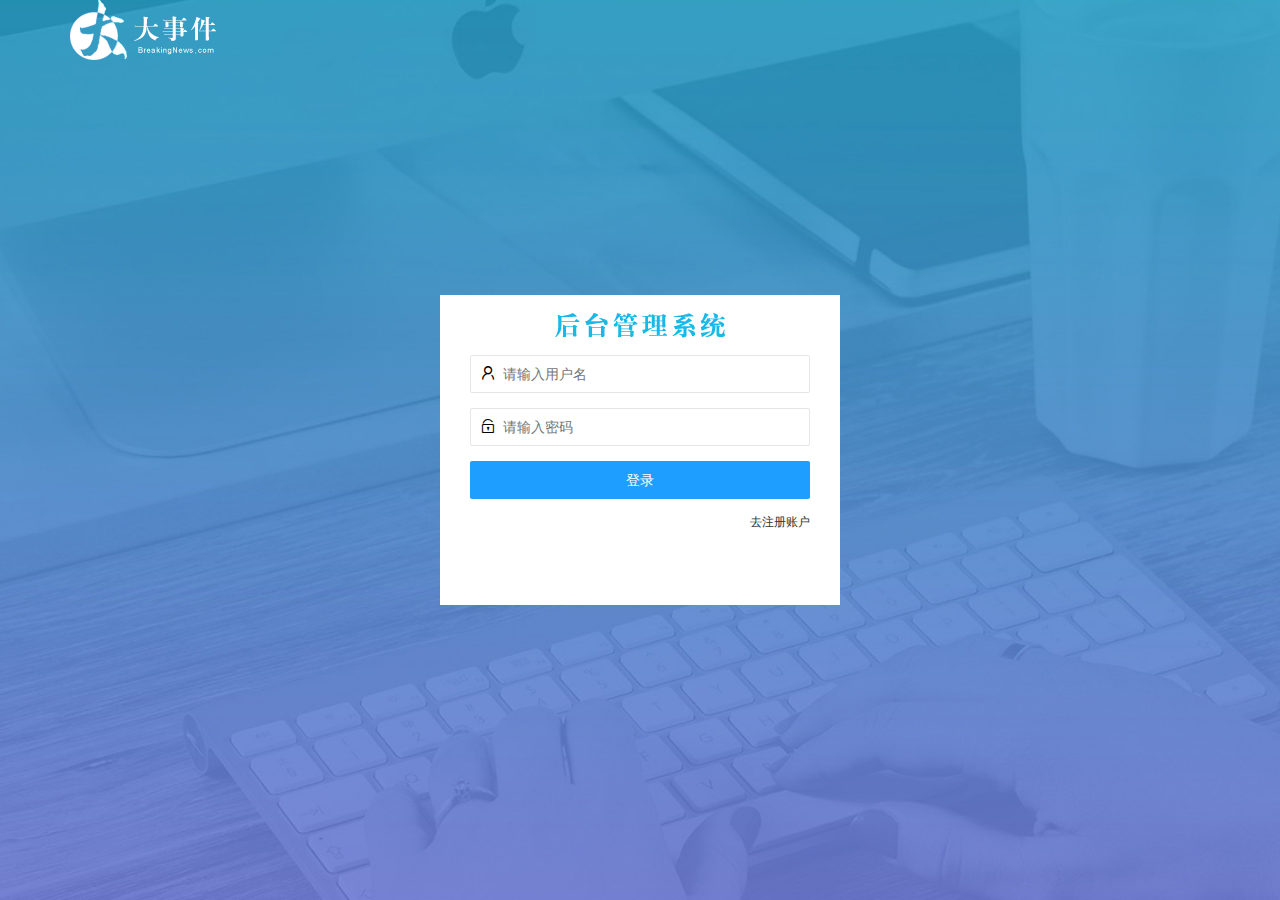
<file: login.html>
<!DOCTYPE html>
<html lang="en">

<head>
    <meta charset="UTF-8">
    <meta name="viewport" content="width=device-width, initial-scale=1.0">
    <title>大事件-登录/注册</title>
    <!-- 导入layui样式 -->
    <link rel="stylesheet" href="./assets/lib/layui/css/layui.css">
    <!-- 导入自己的样式 -->
    <link rel="stylesheet" href="./assets/css/login.css">
    <!-- 导入第三方图标库 -->
    <link rel="stylesheet" href="/assets/fonts/iconfont.css">

</head>

<body>
    <!-- 头部logo区 -->
    <div class="layui-main">
        <img src="./assets/images/logo.png" alt="">
    </div>

    <!-- 登录注册区 -->
    <div class="loginAndRegBox">
        <div class="title-box"></div>
        <!-- 登录的div -->
        <div class="login-box">

            <!-- 登录的表单 -->
            <form class="layui-form" id="form_login">
                <!-- 用户名 -->
                <div class="layui-form-item">
                    <i class="layui-icon layui-icon-username"></i>
                    <input type="text" name="username" required lay-verify="required" placeholder="请输入用户名"
                        autocomplete="off" class="layui-input">
                </div>

                <!-- 密码 -->
                <div class="layui-form-item">
                    <i class="layui-icon layui-icon-password"></i>
                    <input type="password" name="password" required lay-verify="required|pwd" placeholder="请输入密码"
                        autocomplete="off" class="layui-input">
                </div>

                <!-- 登录按钮 -->
                <div class="layui-form-item">
                    <button class="layui-btn layui-btn-fluid layui-btn-normal" lay-submit
                        lay-filter="formDemo">登录</button>
                </div>

                <!-- 登录注册切换链接 -->
                <div class="layui-form-item links">
                    <a href="javascript:;" id="link_reg">去注册账户</a>
                </div>
            </form>
        </div>

        <!-- 注册的div -->
        <div class="reg-box">
            <form class="layui-form" id="form_reg">
                <!-- 用户名 -->
                <div class="layui-form-item">
                    <i class="layui-icon layui-icon-username"></i>
                    <input type="username" name="username" required lay-verify="required" placeholder="请输入用户名"
                        autocomplete="off" class="layui-input">
                </div>

                <!-- 密码 -->
                <div class="layui-form-item">
                    <i class="layui-icon layui-icon-password"></i>
                    <input type="password" name="password" required lay-verify="required|pwd" placeholder="请输入密码"
                        autocomplete="off" class="layui-input">
                </div>
                <!-- 验证密码 -->
                <div class="layui-form-item">
                    <i class="layui-icon layui-icon-password"></i>
                    <input type="password" name="password" required lay-verify="required|pwd|repwd" placeholder="请再次输入密码"
                        autocomplete="off" class="layui-input">
                </div>
                <!-- 注册按钮 -->
                <div class="layui-form-item">
                    <button class="layui-btn layui-btn-fluid layui-btn-normal res-btn" lay-submit
                        lay-filter="formDemo">注册</button>
                </div>
                <div class="layui-form-item links">
                    <a href="javascript:;" id="link_login">去登录</a>
                </div>
        </div>
        </form>
    </div>
    <!-- 导入layui的js文件 -->
    <script src="/assets/lib/layui/layui.all.js"></script>
    <!-- 导入 JQuary -->
    <script src="/assets/lib/jquery.js"></script>
    <!-- 导入自己封装的baseAPI.js -->
    <script src="/assets/js/baseAPI.js"></script>
    <!-- 导入 login.js -->
    <script src="/assets/js/login.js"></script>

</body>

</html>
</file>
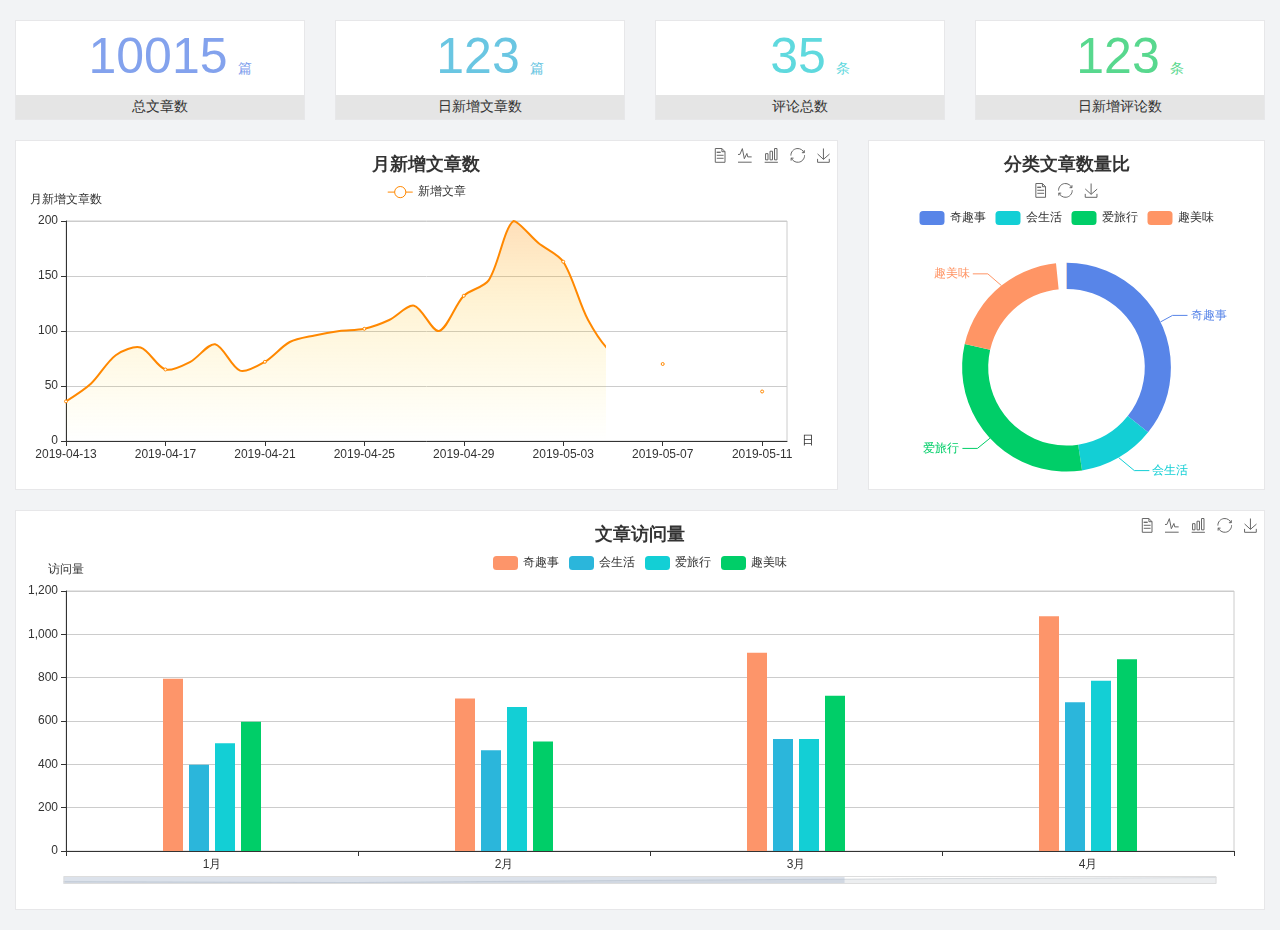
<file: home/dashboard.html>
<!DOCTYPE html>
<html lang="en">

<head>
  <meta charset="UTF-8">
  <meta name="viewport" content="width=device-width, initial-scale=1.0">
  <meta http-equiv="X-UA-Compatible" content="ie=edge">
  <title>图表统计</title>
  <link rel="stylesheet" href="../../assets/lib/bootstrap.css" />
  <link rel="stylesheet" href="../../assets/lib/main.css" />
  <script src="../../assets/lib/jquery.js"></script>
  <script type="text/javascript" src="../../assets/lib/echarts.min.js"></script>
</head>

<body>
  <div class="container-fluid">
    <div class="row spannel_list">
      <div class="col-sm-3 col-xs-6">
        <div class="spannel">
          <em>10015</em><span>篇</span>
          <b>总文章数</b>
        </div>
      </div>
      <div class="col-sm-3 col-xs-6">
        <div class="spannel scolor01">
          <em>123</em><span>篇</span>
          <b>日新增文章数</b>
        </div>
      </div>
      <div class="col-sm-3 col-xs-6">
        <div class="spannel scolor02">
          <em>35</em><span>条</span>
          <b>评论总数</b>
        </div>
      </div>
      <div class="col-sm-3 col-xs-6">
        <div class="spannel scolor03">
          <em>123</em><span>条</span>
          <b>日新增评论数</b>
        </div>
      </div>
    </div>
  </div>

  <div class="container-fluid">
    <div class="row curve-pie">
      <div class="col-lg-8 col-md-8">
        <div class="gragh_pannel" id="curve_show"></div>
      </div>
      <div class="col-lg-4 col-md-4">
        <div class="gragh_pannel" id="pie_show"></div>
      </div>
    </div>
  </div>

  <div class="container-fluid">
    <div class="column_pannel" id="column_show"></div>
  </div>

  <script>
    var oChart = echarts.init(document.getElementById('curve_show'));
    var aList_all = [
      { 'count': 36, 'date': '2019-04-13' },
      { 'count': 52, 'date': '2019-04-14' },
      { 'count': 78, 'date': '2019-04-15' },
      { 'count': 85, 'date': '2019-04-16' },
      { 'count': 65, 'date': '2019-04-17' },
      { 'count': 72, 'date': '2019-04-18' },
      { 'count': 88, 'date': '2019-04-19' },
      { 'count': 64, 'date': '2019-04-20' },
      { 'count': 72, 'date': '2019-04-21' },
      { 'count': 90, 'date': '2019-04-22' },
      { 'count': 96, 'date': '2019-04-23' },
      { 'count': 100, 'date': '2019-04-24' },
      { 'count': 102, 'date': '2019-04-25' },
      { 'count': 110, 'date': '2019-04-26' },
      { 'count': 123, 'date': '2019-04-27' },
      { 'count': 100, 'date': '2019-04-28' },
      { 'count': 132, 'date': '2019-04-29' },
      { 'count': 146, 'date': '2019-04-30' },
      { 'count': 200, 'date': '2019-05-01' },
      { 'count': 180, 'date': '2019-05-02' },
      { 'count': 163, 'date': '2019-05-03' },
      { 'count': 110, 'date': '2019-05-04' },
      { 'count': 80, 'date': '2019-05-05' },
      { 'count': 82, 'date': '2019-05-06' },
      { 'count': 70, 'date': '2019-05-07' },
      { 'count': 65, 'date': '2019-05-08' },
      { 'count': 54, 'date': '2019-05-09' },
      { 'count': 40, 'date': '2019-05-10' },
      { 'count': 45, 'date': '2019-05-11' },
      { 'count': 38, 'date': '2019-05-12' },
    ];

    let aCount = [];
    let aDate = [];

    for (var i = 0; i < aList_all.length; i++) {
      aCount.push(aList_all[i].count);
      aDate.push(aList_all[i].date);
    }

    var chartopt = {
      title: {
        text: '月新增文章数',
        left: 'center',
        top: '10'
      },
      tooltip: {
        trigger: 'axis'
      },
      legend: {
        data: ['新增文章'],
        top: '40'
      },
      toolbox: {
        show: true,
        feature: {
          mark: { show: true },
          dataView: { show: true, readOnly: false },
          magicType: { show: true, type: ['line', 'bar'] },
          restore: { show: true },
          saveAsImage: { show: true }
        }
      },
      calculable: true,
      xAxis: [
        {
          name: '日',
          type: 'category',
          boundaryGap: false,
          data: aDate
        }
      ],
      yAxis: [
        {
          name: '月新增文章数',
          type: 'value'
        }
      ],
      series: [
        {
          name: '新增文章',
          type: 'line',
          smooth: true,
          itemStyle: { normal: { areaStyle: { type: 'default' }, color: '#f80' }, lineStyle: { color: '#f80' } },
          data: aCount
        }],
      areaStyle: {
        normal: {
          color: new echarts.graphic.LinearGradient(0, 0, 0, 1, [{
            offset: 0,
            color: 'rgba(255,136,0,0.39)'
          }, {
            offset: .34,
            color: 'rgba(255,180,0,0.25)'
          }, {
            offset: 1,
            color: 'rgba(255,222,0,0.00)'
          }])

        }
      },
      grid: {
        show: true,
        x: 50,
        x2: 50,
        y: 80,
        height: 220
      }
    };

    oChart.setOption(chartopt);


    var oPie = echarts.init(document.getElementById('pie_show'));
    var oPieopt =
    {
      title: {
        top: 10,
        text: '分类文章数量比',
        x: 'center'
      },
      tooltip: {
        trigger: 'item',
        formatter: "{a} <br/>{b} : {c} ({d}%)"
      },
      color: ['#5885e8', '#13cfd5', '#00ce68', '#ff9565'],
      legend: {
        x: 'center',
        top: 65,
        data: ['奇趣事', '会生活', '爱旅行', '趣美味']
      },
      toolbox: {
        show: true,
        x: 'center',
        top: 35,
        feature: {
          mark: { show: true },
          dataView: { show: true, readOnly: false },
          magicType: {
            show: true,
            type: ['pie', 'funnel'],
            option: {
              funnel: {
                x: '25%',
                width: '50%',
                funnelAlign: 'left',
                max: 1548
              }
            }
          },
          restore: { show: true },
          saveAsImage: { show: true }
        }
      },
      calculable: true,
      series: [
        {
          name: '访问来源',
          type: 'pie',
          radius: ['45%', '60%'],
          center: ['50%', '65%'],
          data: [
            { value: 300, name: '奇趣事' },
            { value: 100, name: '会生活' },
            { value: 260, name: '爱旅行' },
            { value: 180, name: '趣美味' }
          ]
        }
      ]
    };
    oPie.setOption(oPieopt);



    var oColumn = this.echarts.init(document.getElementById('column_show'));
    var oColumnopt =
    {
      title: {
        text: '文章访问量',
        left: 'center',
        top: '10'
      },
      tooltip: {
        trigger: 'axis'
      },
      legend: {
        data: ['奇趣事', '会生活', '爱旅行', '趣美味'],
        top: '40'
      },
      toolbox: {
        show: true,
        feature: {
          mark: { show: true },
          dataView: { show: true, readOnly: false },
          magicType: { show: true, type: ['line', 'bar'] },
          restore: { show: true },
          saveAsImage: { show: true }
        }
      },
      calculable: true,
      xAxis: [
        {
          type: 'category',
          data: ['1月', '2月', '3月', '4月', '5月']
        }
      ],
      yAxis: [
        {
          name: '访问量',
          type: 'value'
        }
      ],
      series: [
        {
          name: '奇趣事',
          type: 'bar',
          barWidth: 20,
          itemStyle: {
            normal: { areaStyle: { type: 'default' }, color: '#fd956a' }
          },
          data: [800, 708, 920, 1090, 1200]
        },
        {
          name: '会生活',
          type: 'bar',
          barWidth: 20,
          itemStyle: {
            normal: { areaStyle: { type: 'default' }, color: '#2bb6db' }
          },
          data: [400, 468, 520, 690, 800]
        },
        {
          name: '爱旅行',
          type: 'bar',
          barWidth: 20,
          itemStyle: {
            normal: { areaStyle: { type: 'default' }, color: '#13cfd5' }
          },
          data: [500, 668, 520, 790, 900]
        },
        {
          name: '趣美味',
          type: 'bar',
          barWidth: 20,
          itemStyle: {
            normal: { areaStyle: { type: 'default' }, color: '#00ce68' }
          },
          data: [600, 508, 720, 890, 1000]
        }
      ],
      grid: {
        show: true,
        x: 50,
        x2: 30,
        y: 80,
        height: 260
      },
      dataZoom: [//给x轴设置滚动条
        {
          start: 0,//默认为0
          end: 100 - 1000 / 31,//默认为100
          type: 'slider',
          show: true,
          xAxisIndex: [0],
          handleSize: 0,//滑动条的 左右2个滑动条的大小
          height: 8,//组件高度
          left: 45, //左边的距离
          right: 50,//右边的距离
          bottom: 26,//右边的距离
          handleColor: '#ddd',//h滑动图标的颜色
          handleStyle: {
            borderColor: "#cacaca",
            borderWidth: "1",
            shadowBlur: 2,
            background: "#ddd",
            shadowColor: "#ddd",
          }
        }]
    };
    oColumn.setOption(oColumnopt);
  </script>
</body>

</html>
</file>
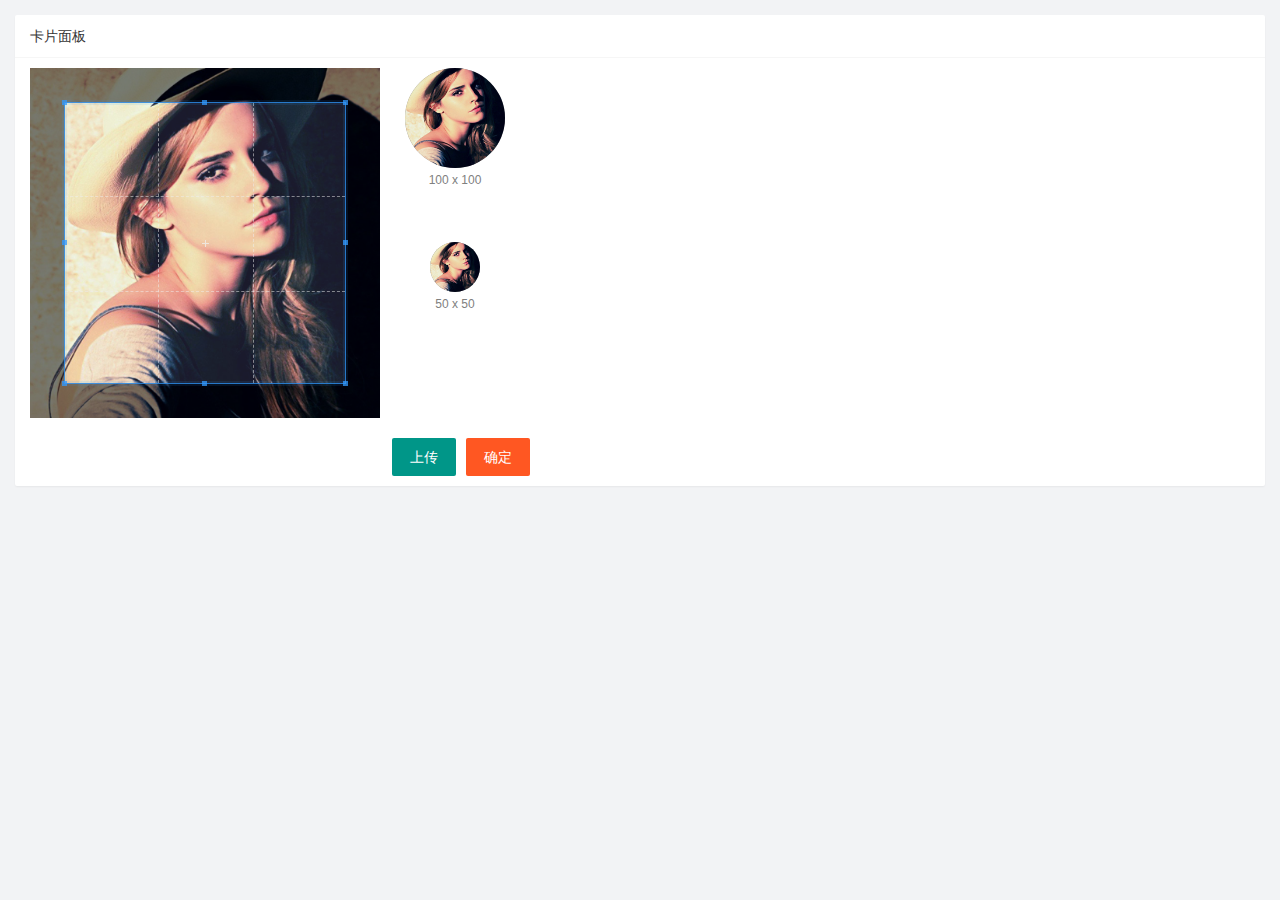
<file: user/user_avatar.html>
<!DOCTYPE html>
<html lang="en">

<head>
    <meta charset="UTF-8">
    <meta name="viewport" content="width=device-width, initial-scale=1.0">
    <title>Document</title>
    <!-- 引入layui样式 -->
    <link rel="stylesheet" href="/assets/lib/layui/css/layui.css">
    <!-- 引入自己的样式 -->
    <link rel="stylesheet" href="/assets/css/user/user_avatar.css">
    <!-- 引入cropper样式 -->
    <link rel="stylesheet" href="/assets/lib/cropper/cropper.css" />
</head>

<body>
    <div class="layui-card">
        <div class="layui-card-header">卡片面板</div>
        <div class="layui-card-body">
            <!-- 第一行的图片裁剪和预览区域 -->
            <div class="row1">
                <!-- 图片裁剪区域 -->
                <div class="cropper-box">
                    <!-- 这个 img 标签很重要，将来会把它初始化为裁剪区域 -->
                    <img id="image" src="/assets/images/sample.jpg" />
                </div>
                <!-- 图片的预览区域 -->
                <div class="preview-box">
                    <div>
                        <!-- 宽高为 100px 的预览区域 -->
                        <div class="img-preview w100"></div>
                        <p class="size">100 x 100</p>
                    </div>
                    <div>
                        <!-- 宽高为 50px 的预览区域 -->
                        <div class="img-preview w50"></div>
                        <p class="size">50 x 50</p>
                    </div>
                </div>
            </div>

            <!-- 第二行的按钮区域 -->
            <div class="row2">
                <!-- 通过accept可以指定用户选择什么类型文件 -->
                <input type="file" id="file" accept="image/jpeg,image/png" />
                <button type="button" class="layui-btn" id=btnChooseImage>上传</button>
                <button type="button" class="layui-btn layui-btn-danger" id="btnUpload">确定</button>
            </div>
        </div>
    </div>
    <!-- 导入layui的js文件 -->
    <script src="/assets/lib/layui/layui.all.js"></script>

    <script src="/assets/lib/jquery.js"></script>
    <script src="/assets/lib/cropper/Cropper.js"></script>
    <script src="/assets/lib/cropper/jquery-cropper.js"></script>
    <!-- 导入自己封装的baseAPI -->
    <script src="/assets/js/baseAPI.js"></script>
    <script src="/assets/js/user/user_avatar.js"></script>

</body>

</html>
</file>
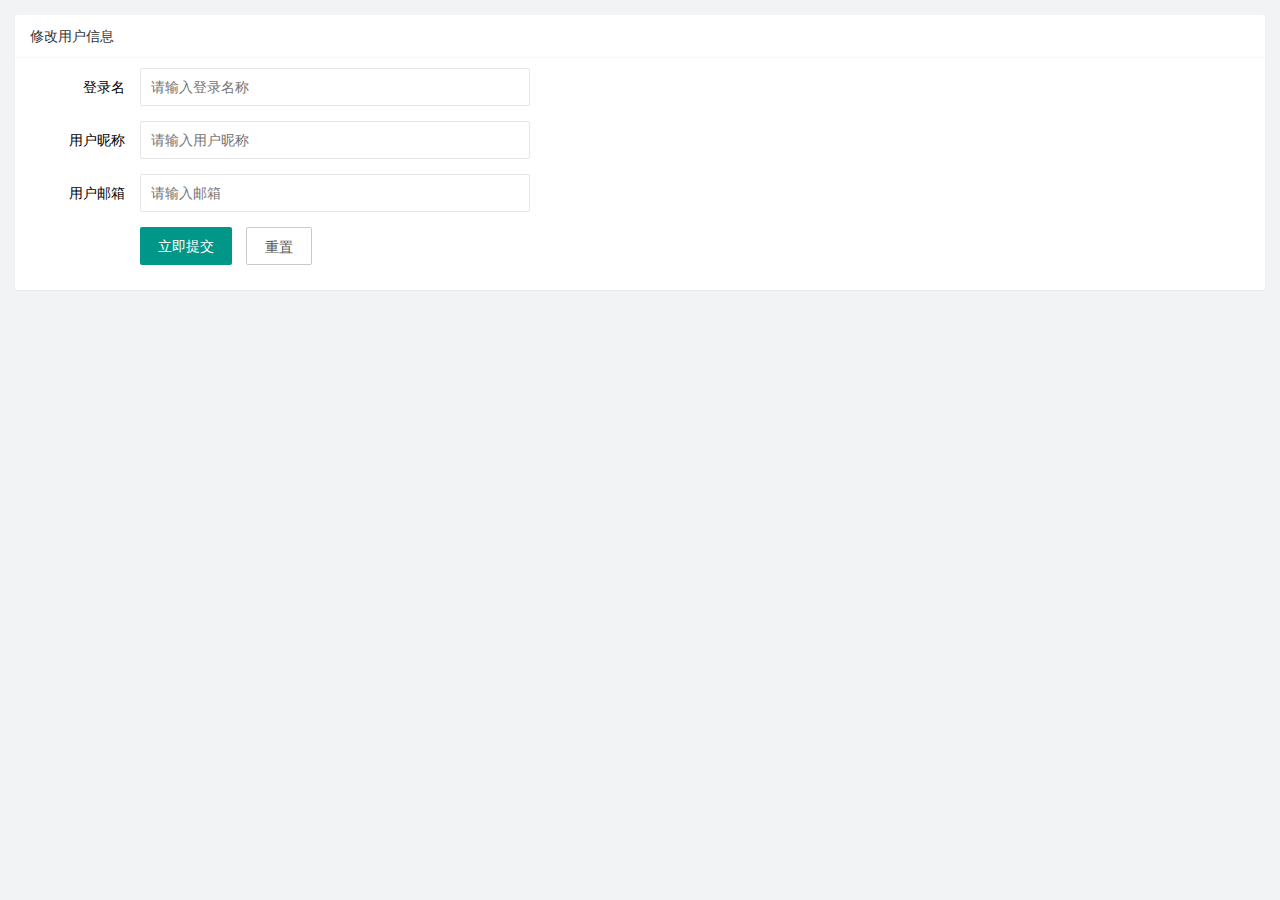
<file: user/user_info.html>
<!DOCTYPE html>
<html lang="en">

<head>
    <meta charset="UTF-8">
    <meta name="viewport" content="width=device-width, initial-scale=1.0">
    <title>Document</title>
    <!-- 导入layui样式 -->
    <link rel="stylesheet" href="/assets/lib/layui/css/layui.css">
    <!-- 导入自己的样式 -->
    <link rel="stylesheet" href="/assets/css/user/use_info.css">
</head>

<body>
    <!-- 卡片区 -->
    <div class="layui-card">
        <div class="layui-card-header">修改用户信息</div>
        <div class="layui-card-body">
            <!-- form表单区 -->
            <form class="layui-form" lay-filter="formUserInfo">
                <!-- 这是隐藏域 -->
                <input type="hidden" name="id">
                <div class="layui-form-item">
                    <label class="layui-form-label">登录名</label>
                    <div class="layui-input-block">
                        <input type="text" name="username" required lay-verify="required" placeholder="请输入登录名称"
                            autocomplete="off" class="layui-input" readonly>
                    </div>
                </div>
                <div class="layui-form-item">
                    <label class="layui-form-label">用户昵称</label>
                    <div class="layui-input-block">
                        <input type="text" name="nickname" required lay-verify="required|nickname" placeholder="请输入用户昵称"
                            autocomplete="off" class="layui-input">
                    </div>
                </div>
                <div class="layui-form-item">
                    <label class="layui-form-label">用户邮箱</label>
                    <div class="layui-input-block">
                        <input type="text" name="email" required lay-verify="required|email" placeholder="请输入邮箱"
                            autocomplete="off" class="layui-input">
                    </div>
                </div>
                <div class="layui-form-item">
                    <div class="layui-input-block">
                        <button class="layui-btn" lay-submit lay-filter="formDemo">立即提交</button>
                        <button type="reset" class="layui-btn layui-btn-primary" id="btnReset">重置</button>
                    </div>
                </div>
            </form>
        </div>
    </div>
    <!-- 导入layui的js文件 -->
    <script src="/assets/lib/layui/layui.all.js"></script>
    <!-- 引入Jquery -->
    <script src="/assets/lib/jquery.js"></script>
    <!-- 引入自己的js -->
    <script src="/assets/js/user/user_info.js"></script>
    <!-- 导入自己封装的baseAPI -->
    <script src="/assets/js/baseAPI.js"></script>
</body>

</html>
</file>
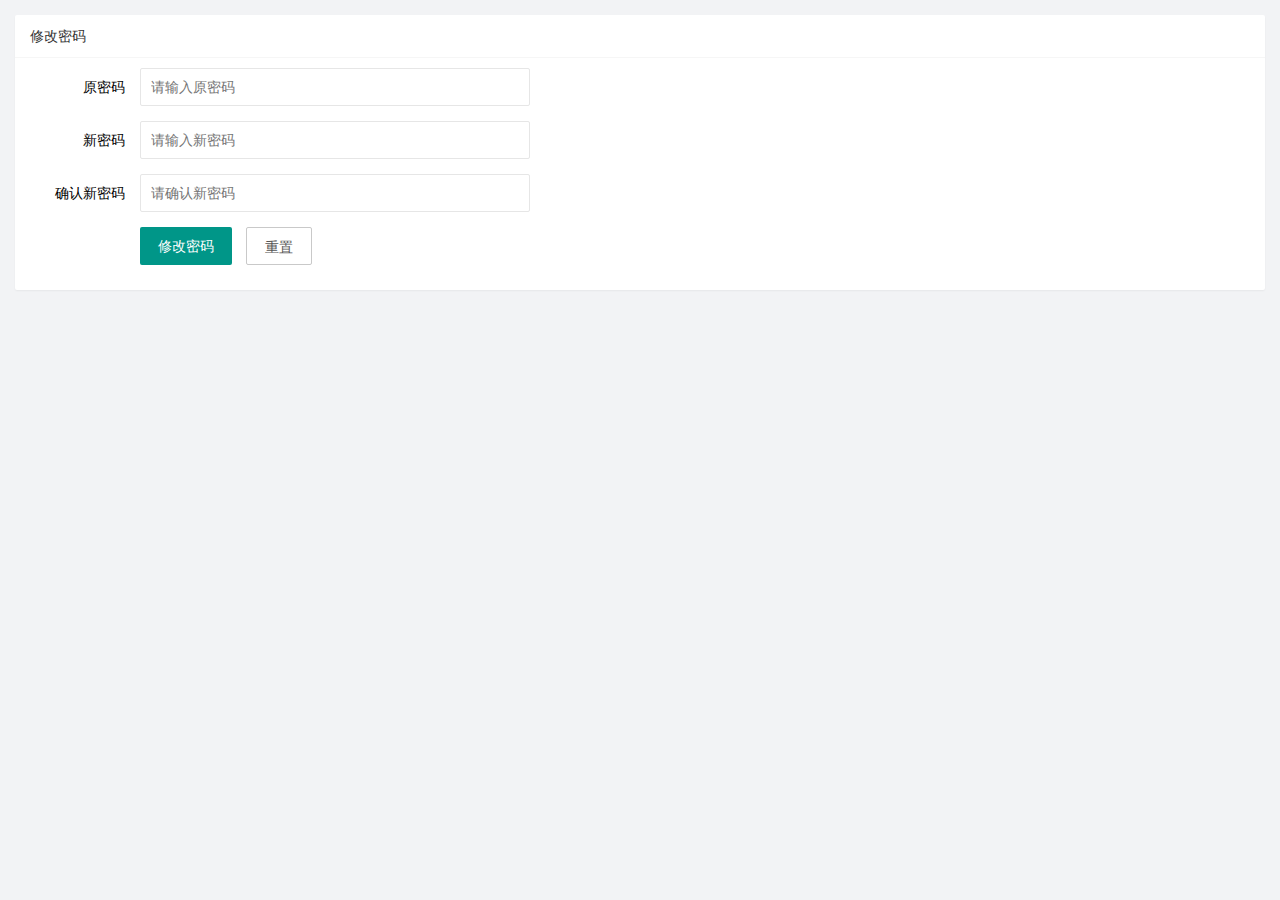
<file: user/user_pwd.html>
<!DOCTYPE html>
<html lang="en">

<head>
  <meta charset="UTF-8">
  <meta name="viewport" content="width=device-width, initial-scale=1.0">
  <title>Document</title>
  <!-- 引入layui样式 -->
  <link rel="stylesheet" href="/assets/lib/layui/css/layui.css">
  <!-- 引入自己的样式 -->
  <link rel="stylesheet" href="/assets/css/user/user_pws.css">
</head>

<body>
  <div class="layui-card">
    <div class="layui-card-header">修改密码</div>
    <div class="layui-card-body">
      <form class="layui-form" action="">
        <div class="layui-form-item">
          <label class="layui-form-label">原密码</label>
          <div class="layui-input-block">
            <input type="password" name="oldPwd" required lay-verify="required|pwd" placeholder="请输入原密码"
              autocomplete="off" class="layui-input">
          </div>
        </div>
        <div class="layui-form-item">
          <label class="layui-form-label">新密码</label>
          <div class="layui-input-block">
            <input type="password" name="newPwd" required lay-verify="required|pwd|samePwd" placeholder="请输入新密码"
              autocomplete="off" class="layui-input">
          </div>
        </div>
        <div class="layui-form-item">
          <label class="layui-form-label">确认新密码</label>
          <div class="layui-input-block">
            <input type="password" name="title" required lay-verify="required|pwd|rePwd" placeholder="请确认新密码"
              autocomplete="off" class="layui-input">
          </div>
        </div>
        <div class="layui-form-item">
          <div class="layui-input-block">
            <button class="layui-btn" lay-submit lay-filter="formDemo">修改密码</button>
            <button type="reset" class="layui-btn layui-btn-primary" id="btnReset">重置</button>
          </div>
        </div>
      </form>
    </div>
  </div>
  <script src="/assets/lib/layui/layui.all.js"></script>
  <script src="/assets/lib/jquery.js"></script>
  <script src="/assets/js/baseAPI.js"></script>
  <script src="/assets/js/user/user_pwd.js"></script>
</body>

</html>
</file>
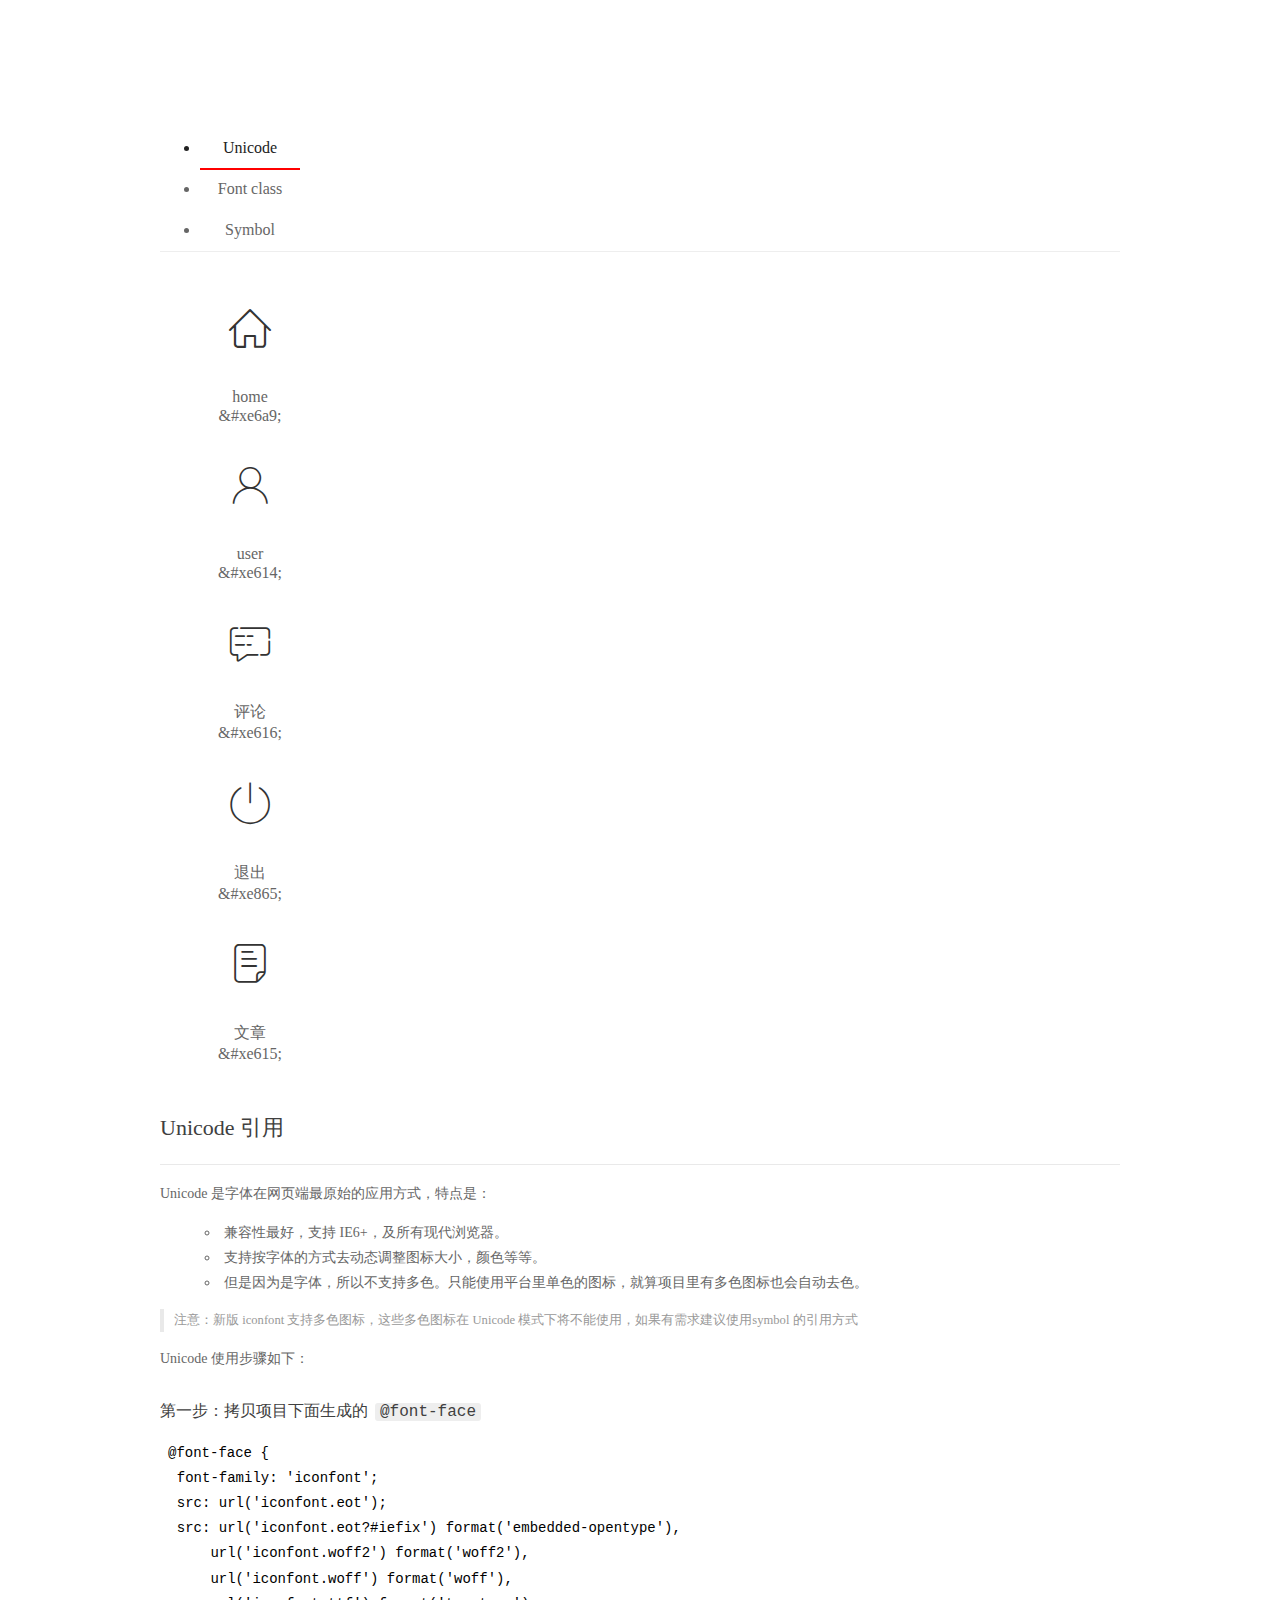
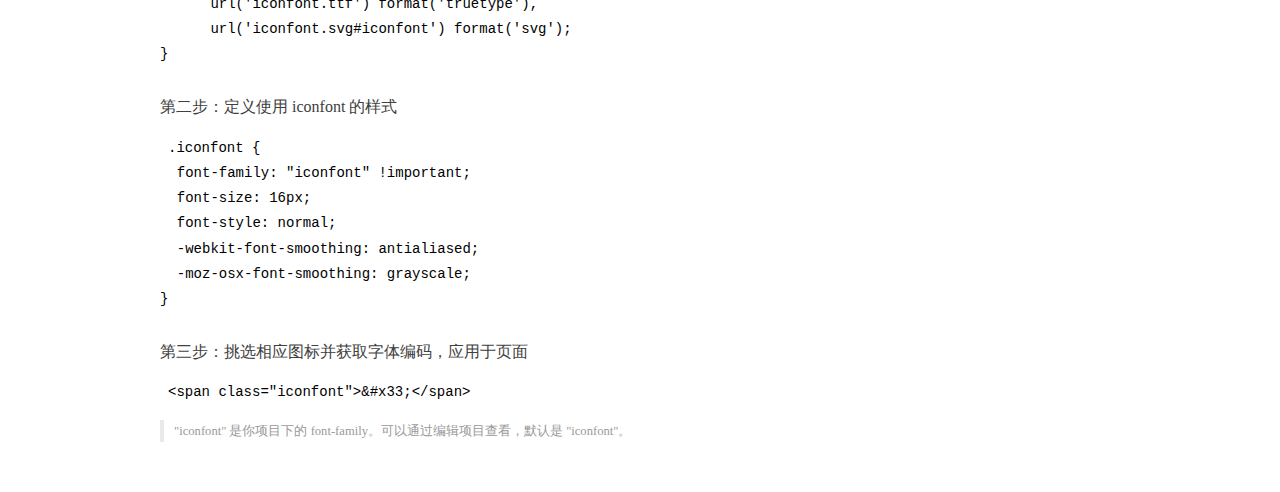
<file: assets/fonts/demo_index.html>
<!DOCTYPE html>
<html>
<head>
  <meta charset="utf-8"/>
  <title>IconFont Demo</title>
  <link rel="shortcut icon" href="https://gtms04.alicdn.com/tps/i4/TB1_oz6GVXXXXaFXpXXJDFnIXXX-64-64.ico" type="image/x-icon"/>
  <link rel="stylesheet" href="https://g.alicdn.com/thx/cube/1.3.2/cube.min.css">
  <link rel="stylesheet" href="demo.css">
  <link rel="stylesheet" href="iconfont.css">
  <script src="iconfont.js"></script>
  <!-- jQuery -->
  <script src="https://a1.alicdn.com/oss/uploads/2018/12/26/7bfddb60-08e8-11e9-9b04-53e73bb6408b.js"></script>
  <!-- 代码高亮 -->
  <script src="https://a1.alicdn.com/oss/uploads/2018/12/26/a3f714d0-08e6-11e9-8a15-ebf944d7534c.js"></script>
</head>
<body>
  <div class="main">
    <h1 class="logo"><a href="https://www.iconfont.cn/" title="iconfont 首页" target="_blank">&#xe86b;</a></h1>
    <div class="nav-tabs">
      <ul id="tabs" class="dib-box">
        <li class="dib active"><span>Unicode</span></li>
        <li class="dib"><span>Font class</span></li>
        <li class="dib"><span>Symbol</span></li>
      </ul>
      
    </div>
    <div class="tab-container">
      <div class="content unicode" style="display: block;">
          <ul class="icon_lists dib-box">
          
            <li class="dib">
              <span class="icon iconfont">&#xe6a9;</span>
                <div class="name">home</div>
                <div class="code-name">&amp;#xe6a9;</div>
              </li>
          
            <li class="dib">
              <span class="icon iconfont">&#xe614;</span>
                <div class="name">user</div>
                <div class="code-name">&amp;#xe614;</div>
              </li>
          
            <li class="dib">
              <span class="icon iconfont">&#xe616;</span>
                <div class="name">评论</div>
                <div class="code-name">&amp;#xe616;</div>
              </li>
          
            <li class="dib">
              <span class="icon iconfont">&#xe865;</span>
                <div class="name">退出</div>
                <div class="code-name">&amp;#xe865;</div>
              </li>
          
            <li class="dib">
              <span class="icon iconfont">&#xe615;</span>
                <div class="name">文章</div>
                <div class="code-name">&amp;#xe615;</div>
              </li>
          
          </ul>
          <div class="article markdown">
          <h2 id="unicode-">Unicode 引用</h2>
          <hr>

          <p>Unicode 是字体在网页端最原始的应用方式，特点是：</p>
          <ul>
            <li>兼容性最好，支持 IE6+，及所有现代浏览器。</li>
            <li>支持按字体的方式去动态调整图标大小，颜色等等。</li>
            <li>但是因为是字体，所以不支持多色。只能使用平台里单色的图标，就算项目里有多色图标也会自动去色。</li>
          </ul>
          <blockquote>
            <p>注意：新版 iconfont 支持多色图标，这些多色图标在 Unicode 模式下将不能使用，如果有需求建议使用symbol 的引用方式</p>
          </blockquote>
          <p>Unicode 使用步骤如下：</p>
          <h3 id="-font-face">第一步：拷贝项目下面生成的 <code>@font-face</code></h3>
<pre><code class="language-css"
>@font-face {
  font-family: 'iconfont';
  src: url('iconfont.eot');
  src: url('iconfont.eot?#iefix') format('embedded-opentype'),
      url('iconfont.woff2') format('woff2'),
      url('iconfont.woff') format('woff'),
      url('iconfont.ttf') format('truetype'),
      url('iconfont.svg#iconfont') format('svg');
}
</code></pre>
          <h3 id="-iconfont-">第二步：定义使用 iconfont 的样式</h3>
<pre><code class="language-css"
>.iconfont {
  font-family: "iconfont" !important;
  font-size: 16px;
  font-style: normal;
  -webkit-font-smoothing: antialiased;
  -moz-osx-font-smoothing: grayscale;
}
</code></pre>
          <h3 id="-">第三步：挑选相应图标并获取字体编码，应用于页面</h3>
<pre>
<code class="language-html"
>&lt;span class="iconfont"&gt;&amp;#x33;&lt;/span&gt;
</code></pre>
          <blockquote>
            <p>"iconfont" 是你项目下的 font-family。可以通过编辑项目查看，默认是 "iconfont"。</p>
          </blockquote>
          </div>
      </div>
      <div class="content font-class">
        <ul class="icon_lists dib-box">
          
          <li class="dib">
            <span class="icon iconfont icon-home"></span>
            <div class="name">
              home
            </div>
            <div class="code-name">.icon-home
            </div>
          </li>
          
          <li class="dib">
            <span class="icon iconfont icon-user"></span>
            <div class="name">
              user
            </div>
            <div class="code-name">.icon-user
            </div>
          </li>
          
          <li class="dib">
            <span class="icon iconfont icon-pinglun"></span>
            <div class="name">
              评论
            </div>
            <div class="code-name">.icon-pinglun
            </div>
          </li>
          
          <li class="dib">
            <span class="icon iconfont icon-tuichu"></span>
            <div class="name">
              退出
            </div>
            <div class="code-name">.icon-tuichu
            </div>
          </li>
          
          <li class="dib">
            <span class="icon iconfont icon-16"></span>
            <div class="name">
              文章
            </div>
            <div class="code-name">.icon-16
            </div>
          </li>
          
        </ul>
        <div class="article markdown">
        <h2 id="font-class-">font-class 引用</h2>
        <hr>

        <p>font-class 是 Unicode 使用方式的一种变种，主要是解决 Unicode 书写不直观，语意不明确的问题。</p>
        <p>与 Unicode 使用方式相比，具有如下特点：</p>
        <ul>
          <li>兼容性良好，支持 IE8+，及所有现代浏览器。</li>
          <li>相比于 Unicode 语意明确，书写更直观。可以很容易分辨这个 icon 是什么。</li>
          <li>因为使用 class 来定义图标，所以当要替换图标时，只需要修改 class 里面的 Unicode 引用。</li>
          <li>不过因为本质上还是使用的字体，所以多色图标还是不支持的。</li>
        </ul>
        <p>使用步骤如下：</p>
        <h3 id="-fontclass-">第一步：引入项目下面生成的 fontclass 代码：</h3>
<pre><code class="language-html">&lt;link rel="stylesheet" href="./iconfont.css"&gt;
</code></pre>
        <h3 id="-">第二步：挑选相应图标并获取类名，应用于页面：</h3>
<pre><code class="language-html">&lt;span class="iconfont icon-xxx"&gt;&lt;/span&gt;
</code></pre>
        <blockquote>
          <p>"
            iconfont" 是你项目下的 font-family。可以通过编辑项目查看，默认是 "iconfont"。</p>
        </blockquote>
      </div>
      </div>
      <div class="content symbol">
          <ul class="icon_lists dib-box">
          
            <li class="dib">
                <svg class="icon svg-icon" aria-hidden="true">
                  <use xlink:href="#icon-home"></use>
                </svg>
                <div class="name">home</div>
                <div class="code-name">#icon-home</div>
            </li>
          
            <li class="dib">
                <svg class="icon svg-icon" aria-hidden="true">
                  <use xlink:href="#icon-user"></use>
                </svg>
                <div class="name">user</div>
                <div class="code-name">#icon-user</div>
            </li>
          
            <li class="dib">
                <svg class="icon svg-icon" aria-hidden="true">
                  <use xlink:href="#icon-pinglun"></use>
                </svg>
                <div class="name">评论</div>
                <div class="code-name">#icon-pinglun</div>
            </li>
          
            <li class="dib">
                <svg class="icon svg-icon" aria-hidden="true">
                  <use xlink:href="#icon-tuichu"></use>
                </svg>
                <div class="name">退出</div>
                <div class="code-name">#icon-tuichu</div>
            </li>
          
            <li class="dib">
                <svg class="icon svg-icon" aria-hidden="true">
                  <use xlink:href="#icon-16"></use>
                </svg>
                <div class="name">文章</div>
                <div class="code-name">#icon-16</div>
            </li>
          
          </ul>
          <div class="article markdown">
          <h2 id="symbol-">Symbol 引用</h2>
          <hr>

          <p>这是一种全新的使用方式，应该说这才是未来的主流，也是平台目前推荐的用法。相关介绍可以参考这篇<a href="">文章</a>
            这种用法其实是做了一个 SVG 的集合，与另外两种相比具有如下特点：</p>
          <ul>
            <li>支持多色图标了，不再受单色限制。</li>
            <li>通过一些技巧，支持像字体那样，通过 <code>font-size</code>, <code>color</code> 来调整样式。</li>
            <li>兼容性较差，支持 IE9+，及现代浏览器。</li>
            <li>浏览器渲染 SVG 的性能一般，还不如 png。</li>
          </ul>
          <p>使用步骤如下：</p>
          <h3 id="-symbol-">第一步：引入项目下面生成的 symbol 代码：</h3>
<pre><code class="language-html">&lt;script src="./iconfont.js"&gt;&lt;/script&gt;
</code></pre>
          <h3 id="-css-">第二步：加入通用 CSS 代码（引入一次就行）：</h3>
<pre><code class="language-html">&lt;style&gt;
.icon {
  width: 1em;
  height: 1em;
  vertical-align: -0.15em;
  fill: currentColor;
  overflow: hidden;
}
&lt;/style&gt;
</code></pre>
          <h3 id="-">第三步：挑选相应图标并获取类名，应用于页面：</h3>
<pre><code class="language-html">&lt;svg class="icon" aria-hidden="true"&gt;
  &lt;use xlink:href="#icon-xxx"&gt;&lt;/use&gt;
&lt;/svg&gt;
</code></pre>
          </div>
      </div>

    </div>
  </div>
  <script>
  $(document).ready(function () {
      $('.tab-container .content:first').show()

      $('#tabs li').click(function (e) {
        var tabContent = $('.tab-container .content')
        var index = $(this).index()

        if ($(this).hasClass('active')) {
          return
        } else {
          $('#tabs li').removeClass('active')
          $(this).addClass('active')

          tabContent.hide().eq(index).fadeIn()
        }
      })
    })
  </script>
</body>
</html>
</file>
<file: assets/lib/layui/css/layui.css>
/** layui-v2.5.5 MIT License By https://www.layui.com */
 .layui-inline,img{display:inline-block;vertical-align:middle}h1,h2,h3,h4,h5,h6{font-weight:400}.layui-edge,.layui-header,.layui-inline,.layui-main{position:relative}.layui-body,.layui-edge,.layui-elip{overflow:hidden}.layui-btn,.layui-edge,.layui-inline,img{vertical-align:middle}.layui-btn,.layui-disabled,.layui-icon,.layui-unselect{-moz-user-select:none;-webkit-user-select:none;-ms-user-select:none}.layui-elip,.layui-form-checkbox span,.layui-form-pane .layui-form-label{text-overflow:ellipsis;white-space:nowrap}.layui-breadcrumb,.layui-tree-btnGroup{visibility:hidden}blockquote,body,button,dd,div,dl,dt,form,h1,h2,h3,h4,h5,h6,input,li,ol,p,pre,td,textarea,th,ul{margin:0;padding:0;-webkit-tap-highlight-color:rgba(0,0,0,0)}a:active,a:hover{outline:0}img{border:none}li{list-style:none}table{border-collapse:collapse;border-spacing:0}h4,h5,h6{font-size:100%}button,input,optgroup,option,select,textarea{font-family:inherit;font-size:inherit;font-style:inherit;font-weight:inherit;outline:0}pre{white-space:pre-wrap;white-space:-moz-pre-wrap;white-space:-pre-wrap;white-space:-o-pre-wrap;word-wrap:break-word}body{line-height:24px;font:14px Helvetica Neue,Helvetica,PingFang SC,Tahoma,Arial,sans-serif}hr{height:1px;margin:10px 0;border:0;clear:both}a{color:#333;text-decoration:none}a:hover{color:#777}a cite{font-style:normal;*cursor:pointer}.layui-border-box,.layui-border-box *{box-sizing:border-box}.layui-box,.layui-box *{box-sizing:content-box}.layui-clear{clear:both;*zoom:1}.layui-clear:after{content:'\20';clear:both;*zoom:1;display:block;height:0}.layui-inline{*display:inline;*zoom:1}.layui-edge{display:inline-block;width:0;height:0;border-width:6px;border-style:dashed;border-color:transparent}.layui-edge-top{top:-4px;border-bottom-color:#999;border-bottom-style:solid}.layui-edge-right{border-left-color:#999;border-left-style:solid}.layui-edge-bottom{top:2px;border-top-color:#999;border-top-style:solid}.layui-edge-left{border-right-color:#999;border-right-style:solid}.layui-disabled,.layui-disabled:hover{color:#d2d2d2!important;cursor:not-allowed!important}.layui-circle{border-radius:100%}.layui-show{display:block!important}.layui-hide{display:none!important}@font-face{font-family:layui-icon;src:url(../font/iconfont.eot?v=250);src:url(../font/iconfont.eot?v=250#iefix) format('embedded-opentype'),url(../font/iconfont.woff2?v=250) format('woff2'),url(../font/iconfont.woff?v=250) format('woff'),url(../font/iconfont.ttf?v=250) format('truetype'),url(../font/iconfont.svg?v=250#layui-icon) format('svg')}.layui-icon{font-family:layui-icon!important;font-size:16px;font-style:normal;-webkit-font-smoothing:antialiased;-moz-osx-font-smoothing:grayscale}.layui-icon-reply-fill:before{content:"\e611"}.layui-icon-set-fill:before{content:"\e614"}.layui-icon-menu-fill:before{content:"\e60f"}.layui-icon-search:before{content:"\e615"}.layui-icon-share:before{content:"\e641"}.layui-icon-set-sm:before{content:"\e620"}.layui-icon-engine:before{content:"\e628"}.layui-icon-close:before{content:"\1006"}.layui-icon-close-fill:before{content:"\1007"}.layui-icon-chart-screen:before{content:"\e629"}.layui-icon-star:before{content:"\e600"}.layui-icon-circle-dot:before{content:"\e617"}.layui-icon-chat:before{content:"\e606"}.layui-icon-release:before{content:"\e609"}.layui-icon-list:before{content:"\e60a"}.layui-icon-chart:before{content:"\e62c"}.layui-icon-ok-circle:before{content:"\1005"}.layui-icon-layim-theme:before{content:"\e61b"}.layui-icon-table:before{content:"\e62d"}.layui-icon-right:before{content:"\e602"}.layui-icon-left:before{content:"\e603"}.layui-icon-cart-simple:before{content:"\e698"}.layui-icon-face-cry:before{content:"\e69c"}.layui-icon-face-smile:before{content:"\e6af"}.layui-icon-survey:before{content:"\e6b2"}.layui-icon-tree:before{content:"\e62e"}.layui-icon-upload-circle:before{content:"\e62f"}.layui-icon-add-circle:before{content:"\e61f"}.layui-icon-download-circle:before{content:"\e601"}.layui-icon-templeate-1:before{content:"\e630"}.layui-icon-util:before{content:"\e631"}.layui-icon-face-surprised:before{content:"\e664"}.layui-icon-edit:before{content:"\e642"}.layui-icon-speaker:before{content:"\e645"}.layui-icon-down:before{content:"\e61a"}.layui-icon-file:before{content:"\e621"}.layui-icon-layouts:before{content:"\e632"}.layui-icon-rate-half:before{content:"\e6c9"}.layui-icon-add-circle-fine:before{content:"\e608"}.layui-icon-prev-circle:before{content:"\e633"}.layui-icon-read:before{content:"\e705"}.layui-icon-404:before{content:"\e61c"}.layui-icon-carousel:before{content:"\e634"}.layui-icon-help:before{content:"\e607"}.layui-icon-code-circle:before{content:"\e635"}.layui-icon-water:before{content:"\e636"}.layui-icon-username:before{content:"\e66f"}.layui-icon-find-fill:before{content:"\e670"}.layui-icon-about:before{content:"\e60b"}.layui-icon-location:before{content:"\e715"}.layui-icon-up:before{content:"\e619"}.layui-icon-pause:before{content:"\e651"}.layui-icon-date:before{content:"\e637"}.layui-icon-layim-uploadfile:before{content:"\e61d"}.layui-icon-delete:before{content:"\e640"}.layui-icon-play:before{content:"\e652"}.layui-icon-top:before{content:"\e604"}.layui-icon-friends:before{content:"\e612"}.layui-icon-refresh-3:before{content:"\e9aa"}.layui-icon-ok:before{content:"\e605"}.layui-icon-layer:before{content:"\e638"}.layui-icon-face-smile-fine:before{content:"\e60c"}.layui-icon-dollar:before{content:"\e659"}.layui-icon-group:before{content:"\e613"}.layui-icon-layim-download:before{content:"\e61e"}.layui-icon-picture-fine:before{content:"\e60d"}.layui-icon-link:before{content:"\e64c"}.layui-icon-diamond:before{content:"\e735"}.layui-icon-log:before{content:"\e60e"}.layui-icon-rate-solid:before{content:"\e67a"}.layui-icon-fonts-del:before{content:"\e64f"}.layui-icon-unlink:before{content:"\e64d"}.layui-icon-fonts-clear:before{content:"\e639"}.layui-icon-triangle-r:before{content:"\e623"}.layui-icon-circle:before{content:"\e63f"}.layui-icon-radio:before{content:"\e643"}.layui-icon-align-center:before{content:"\e647"}.layui-icon-align-right:before{content:"\e648"}.layui-icon-align-left:before{content:"\e649"}.layui-icon-loading-1:before{content:"\e63e"}.layui-icon-return:before{content:"\e65c"}.layui-icon-fonts-strong:before{content:"\e62b"}.layui-icon-upload:before{content:"\e67c"}.layui-icon-dialogue:before{content:"\e63a"}.layui-icon-video:before{content:"\e6ed"}.layui-icon-headset:before{content:"\e6fc"}.layui-icon-cellphone-fine:before{content:"\e63b"}.layui-icon-add-1:before{content:"\e654"}.layui-icon-face-smile-b:before{content:"\e650"}.layui-icon-fonts-html:before{content:"\e64b"}.layui-icon-form:before{content:"\e63c"}.layui-icon-cart:before{content:"\e657"}.layui-icon-camera-fill:before{content:"\e65d"}.layui-icon-tabs:before{content:"\e62a"}.layui-icon-fonts-code:before{content:"\e64e"}.layui-icon-fire:before{content:"\e756"}.layui-icon-set:before{content:"\e716"}.layui-icon-fonts-u:before{content:"\e646"}.layui-icon-triangle-d:before{content:"\e625"}.layui-icon-tips:before{content:"\e702"}.layui-icon-picture:before{content:"\e64a"}.layui-icon-more-vertical:before{content:"\e671"}.layui-icon-flag:before{content:"\e66c"}.layui-icon-loading:before{content:"\e63d"}.layui-icon-fonts-i:before{content:"\e644"}.layui-icon-refresh-1:before{content:"\e666"}.layui-icon-rmb:before{content:"\e65e"}.layui-icon-home:before{content:"\e68e"}.layui-icon-user:before{content:"\e770"}.layui-icon-notice:before{content:"\e667"}.layui-icon-login-weibo:before{content:"\e675"}.layui-icon-voice:before{content:"\e688"}.layui-icon-upload-drag:before{content:"\e681"}.layui-icon-login-qq:before{content:"\e676"}.layui-icon-snowflake:before{content:"\e6b1"}.layui-icon-file-b:before{content:"\e655"}.layui-icon-template:before{content:"\e663"}.layui-icon-auz:before{content:"\e672"}.layui-icon-console:before{content:"\e665"}.layui-icon-app:before{content:"\e653"}.layui-icon-prev:before{content:"\e65a"}.layui-icon-website:before{content:"\e7ae"}.layui-icon-next:before{content:"\e65b"}.layui-icon-component:before{content:"\e857"}.layui-icon-more:before{content:"\e65f"}.layui-icon-login-wechat:before{content:"\e677"}.layui-icon-shrink-right:before{content:"\e668"}.layui-icon-spread-left:before{content:"\e66b"}.layui-icon-camera:before{content:"\e660"}.layui-icon-note:before{content:"\e66e"}.layui-icon-refresh:before{content:"\e669"}.layui-icon-female:before{content:"\e661"}.layui-icon-male:before{content:"\e662"}.layui-icon-password:before{content:"\e673"}.layui-icon-senior:before{content:"\e674"}.layui-icon-theme:before{content:"\e66a"}.layui-icon-tread:before{content:"\e6c5"}.layui-icon-praise:before{content:"\e6c6"}.layui-icon-star-fill:before{content:"\e658"}.layui-icon-rate:before{content:"\e67b"}.layui-icon-template-1:before{content:"\e656"}.layui-icon-vercode:before{content:"\e679"}.layui-icon-cellphone:before{content:"\e678"}.layui-icon-screen-full:before{content:"\e622"}.layui-icon-screen-restore:before{content:"\e758"}.layui-icon-cols:before{content:"\e610"}.layui-icon-export:before{content:"\e67d"}.layui-icon-print:before{content:"\e66d"}.layui-icon-slider:before{content:"\e714"}.layui-icon-addition:before{content:"\e624"}.layui-icon-subtraction:before{content:"\e67e"}.layui-icon-service:before{content:"\e626"}.layui-icon-transfer:before{content:"\e691"}.layui-main{width:1140px;margin:0 auto}.layui-header{z-index:1000;height:60px}.layui-header a:hover{transition:all .5s;-webkit-transition:all .5s}.layui-side{position:fixed;left:0;top:0;bottom:0;z-index:999;width:200px;overflow-x:hidden}.layui-side-scroll{position:relative;width:220px;height:100%;overflow-x:hidden}.layui-body{position:absolute;left:200px;right:0;top:0;bottom:0;z-index:998;width:auto;overflow-y:auto;box-sizing:border-box}.layui-layout-body{overflow:hidden}.layui-layout-admin .layui-header{background-color:#23262E}.layui-layout-admin .layui-side{top:60px;width:200px;overflow-x:hidden}.layui-layout-admin .layui-body{position:fixed;top:60px;bottom:44px}.layui-layout-admin .layui-main{width:auto;margin:0 15px}.layui-layout-admin .layui-footer{position:fixed;left:200px;right:0;bottom:0;height:44px;line-height:44px;padding:0 15px;background-color:#eee}.layui-layout-admin .layui-logo{position:absolute;left:0;top:0;width:200px;height:100%;line-height:60px;text-align:center;color:#009688;font-size:16px}.layui-layout-admin .layui-header .layui-nav{background:0 0}.layui-layout-left{position:absolute!important;left:200px;top:0}.layui-layout-right{position:absolute!important;right:0;top:0}.layui-container{position:relative;margin:0 auto;padding:0 15px;box-sizing:border-box}.layui-fluid{position:relative;margin:0 auto;padding:0 15px}.layui-row:after,.layui-row:before{content:'';display:block;clear:both}.layui-col-lg1,.layui-col-lg10,.layui-col-lg11,.layui-col-lg12,.layui-col-lg2,.layui-col-lg3,.layui-col-lg4,.layui-col-lg5,.layui-col-lg6,.layui-col-lg7,.layui-col-lg8,.layui-col-lg9,.layui-col-md1,.layui-col-md10,.layui-col-md11,.layui-col-md12,.layui-col-md2,.layui-col-md3,.layui-col-md4,.layui-col-md5,.layui-col-md6,.layui-col-md7,.layui-col-md8,.layui-col-md9,.layui-col-sm1,.layui-col-sm10,.layui-col-sm11,.layui-col-sm12,.layui-col-sm2,.layui-col-sm3,.layui-col-sm4,.layui-col-sm5,.layui-col-sm6,.layui-col-sm7,.layui-col-sm8,.layui-col-sm9,.layui-col-xs1,.layui-col-xs10,.layui-col-xs11,.layui-col-xs12,.layui-col-xs2,.layui-col-xs3,.layui-col-xs4,.layui-col-xs5,.layui-col-xs6,.layui-col-xs7,.layui-col-xs8,.layui-col-xs9{position:relative;display:block;box-sizing:border-box}.layui-col-xs1,.layui-col-xs10,.layui-col-xs11,.layui-col-xs12,.layui-col-xs2,.layui-col-xs3,.layui-col-xs4,.layui-col-xs5,.layui-col-xs6,.layui-col-xs7,.layui-col-xs8,.layui-col-xs9{float:left}.layui-col-xs1{width:8.33333333%}.layui-col-xs2{width:16.66666667%}.layui-col-xs3{width:25%}.layui-col-xs4{width:33.33333333%}.layui-col-xs5{width:41.66666667%}.layui-col-xs6{width:50%}.layui-col-xs7{width:58.33333333%}.layui-col-xs8{width:66.66666667%}.layui-col-xs9{width:75%}.layui-col-xs10{width:83.33333333%}.layui-col-xs11{width:91.66666667%}.layui-col-xs12{width:100%}.layui-col-xs-offset1{margin-left:8.33333333%}.layui-col-xs-offset2{margin-left:16.66666667%}.layui-col-xs-offset3{margin-left:25%}.layui-col-xs-offset4{margin-left:33.33333333%}.layui-col-xs-offset5{margin-left:41.66666667%}.layui-col-xs-offset6{margin-left:50%}.layui-col-xs-offset7{margin-left:58.33333333%}.layui-col-xs-offset8{margin-left:66.66666667%}.layui-col-xs-offset9{margin-left:75%}.layui-col-xs-offset10{margin-left:83.33333333%}.layui-col-xs-offset11{margin-left:91.66666667%}.layui-col-xs-offset12{margin-left:100%}@media screen and (max-width:768px){.layui-hide-xs{display:none!important}.layui-show-xs-block{display:block!important}.layui-show-xs-inline{display:inline!important}.layui-show-xs-inline-block{display:inline-block!important}}@media screen and (min-width:768px){.layui-container{width:750px}.layui-hide-sm{display:none!important}.layui-show-sm-block{display:block!important}.layui-show-sm-inline{display:inline!important}.layui-show-sm-inline-block{display:inline-block!important}.layui-col-sm1,.layui-col-sm10,.layui-col-sm11,.layui-col-sm12,.layui-col-sm2,.layui-col-sm3,.layui-col-sm4,.layui-col-sm5,.layui-col-sm6,.layui-col-sm7,.layui-col-sm8,.layui-col-sm9{float:left}.layui-col-sm1{width:8.33333333%}.layui-col-sm2{width:16.66666667%}.layui-col-sm3{width:25%}.layui-col-sm4{width:33.33333333%}.layui-col-sm5{width:41.66666667%}.layui-col-sm6{width:50%}.layui-col-sm7{width:58.33333333%}.layui-col-sm8{width:66.66666667%}.layui-col-sm9{width:75%}.layui-col-sm10{width:83.33333333%}.layui-col-sm11{width:91.66666667%}.layui-col-sm12{width:100%}.layui-col-sm-offset1{margin-left:8.33333333%}.layui-col-sm-offset2{margin-left:16.66666667%}.layui-col-sm-offset3{margin-left:25%}.layui-col-sm-offset4{margin-left:33.33333333%}.layui-col-sm-offset5{margin-left:41.66666667%}.layui-col-sm-offset6{margin-left:50%}.layui-col-sm-offset7{margin-left:58.33333333%}.layui-col-sm-offset8{margin-left:66.66666667%}.layui-col-sm-offset9{margin-left:75%}.layui-col-sm-offset10{margin-left:83.33333333%}.layui-col-sm-offset11{margin-left:91.66666667%}.layui-col-sm-offset12{margin-left:100%}}@media screen and (min-width:992px){.layui-container{width:970px}.layui-hide-md{display:none!important}.layui-show-md-block{display:block!important}.layui-show-md-inline{display:inline!important}.layui-show-md-inline-block{display:inline-block!important}.layui-col-md1,.layui-col-md10,.layui-col-md11,.layui-col-md12,.layui-col-md2,.layui-col-md3,.layui-col-md4,.layui-col-md5,.layui-col-md6,.layui-col-md7,.layui-col-md8,.layui-col-md9{float:left}.layui-col-md1{width:8.33333333%}.layui-col-md2{width:16.66666667%}.layui-col-md3{width:25%}.layui-col-md4{width:33.33333333%}.layui-col-md5{width:41.66666667%}.layui-col-md6{width:50%}.layui-col-md7{width:58.33333333%}.layui-col-md8{width:66.66666667%}.layui-col-md9{width:75%}.layui-col-md10{width:83.33333333%}.layui-col-md11{width:91.66666667%}.layui-col-md12{width:100%}.layui-col-md-offset1{margin-left:8.33333333%}.layui-col-md-offset2{margin-left:16.66666667%}.layui-col-md-offset3{margin-left:25%}.layui-col-md-offset4{margin-left:33.33333333%}.layui-col-md-offset5{margin-left:41.66666667%}.layui-col-md-offset6{margin-left:50%}.layui-col-md-offset7{margin-left:58.33333333%}.layui-col-md-offset8{margin-left:66.66666667%}.layui-col-md-offset9{margin-left:75%}.layui-col-md-offset10{margin-left:83.33333333%}.layui-col-md-offset11{margin-left:91.66666667%}.layui-col-md-offset12{margin-left:100%}}@media screen and (min-width:1200px){.layui-container{width:1170px}.layui-hide-lg{display:none!important}.layui-show-lg-block{display:block!important}.layui-show-lg-inline{display:inline!important}.layui-show-lg-inline-block{display:inline-block!important}.layui-col-lg1,.layui-col-lg10,.layui-col-lg11,.layui-col-lg12,.layui-col-lg2,.layui-col-lg3,.layui-col-lg4,.layui-col-lg5,.layui-col-lg6,.layui-col-lg7,.layui-col-lg8,.layui-col-lg9{float:left}.layui-col-lg1{width:8.33333333%}.layui-col-lg2{width:16.66666667%}.layui-col-lg3{width:25%}.layui-col-lg4{width:33.33333333%}.layui-col-lg5{width:41.66666667%}.layui-col-lg6{width:50%}.layui-col-lg7{width:58.33333333%}.layui-col-lg8{width:66.66666667%}.layui-col-lg9{width:75%}.layui-col-lg10{width:83.33333333%}.layui-col-lg11{width:91.66666667%}.layui-col-lg12{width:100%}.layui-col-lg-offset1{margin-left:8.33333333%}.layui-col-lg-offset2{margin-left:16.66666667%}.layui-col-lg-offset3{margin-left:25%}.layui-col-lg-offset4{margin-left:33.33333333%}.layui-col-lg-offset5{margin-left:41.66666667%}.layui-col-lg-offset6{margin-left:50%}.layui-col-lg-offset7{margin-left:58.33333333%}.layui-col-lg-offset8{margin-left:66.66666667%}.layui-col-lg-offset9{margin-left:75%}.layui-col-lg-offset10{margin-left:83.33333333%}.layui-col-lg-offset11{margin-left:91.66666667%}.layui-col-lg-offset12{margin-left:100%}}.layui-col-space1{margin:-.5px}.layui-col-space1>*{padding:.5px}.layui-col-space3{margin:-1.5px}.layui-col-space3>*{padding:1.5px}.layui-col-space5{margin:-2.5px}.layui-col-space5>*{padding:2.5px}.layui-col-space8{margin:-3.5px}.layui-col-space8>*{padding:3.5px}.layui-col-space10{margin:-5px}.layui-col-space10>*{padding:5px}.layui-col-space12{margin:-6px}.layui-col-space12>*{padding:6px}.layui-col-space15{margin:-7.5px}.layui-col-space15>*{padding:7.5px}.layui-col-space18{margin:-9px}.layui-col-space18>*{padding:9px}.layui-col-space20{margin:-10px}.layui-col-space20>*{padding:10px}.layui-col-space22{margin:-11px}.layui-col-space22>*{padding:11px}.layui-col-space25{margin:-12.5px}.layui-col-space25>*{padding:12.5px}.layui-col-space30{margin:-15px}.layui-col-space30>*{padding:15px}.layui-btn,.layui-input,.layui-select,.layui-textarea,.layui-upload-button{outline:0;-webkit-appearance:none;transition:all .3s;-webkit-transition:all .3s;box-sizing:border-box}.layui-elem-quote{margin-bottom:10px;padding:15px;line-height:22px;border-left:5px solid #009688;border-radius:0 2px 2px 0;background-color:#f2f2f2}.layui-quote-nm{border-style:solid;border-width:1px 1px 1px 5px;background:0 0}.layui-elem-field{margin-bottom:10px;padding:0;border-width:1px;border-style:solid}.layui-elem-field legend{margin-left:20px;padding:0 10px;font-size:20px;font-weight:300}.layui-field-title{margin:10px 0 20px;border-width:1px 0 0}.layui-field-box{padding:10px 15px}.layui-field-title .layui-field-box{padding:10px 0}.layui-progress{position:relative;height:6px;border-radius:20px;background-color:#e2e2e2}.layui-progress-bar{position:absolute;left:0;top:0;width:0;max-width:100%;height:6px;border-radius:20px;text-align:right;background-color:#5FB878;transition:all .3s;-webkit-transition:all .3s}.layui-progress-big,.layui-progress-big .layui-progress-bar{height:18px;line-height:18px}.layui-progress-text{position:relative;top:-20px;line-height:18px;font-size:12px;color:#666}.layui-progress-big .layui-progress-text{position:static;padding:0 10px;color:#fff}.layui-collapse{border-width:1px;border-style:solid;border-radius:2px}.layui-colla-content,.layui-colla-item{border-top-width:1px;border-top-style:solid}.layui-colla-item:first-child{border-top:none}.layui-colla-title{position:relative;height:42px;line-height:42px;padding:0 15px 0 35px;color:#333;background-color:#f2f2f2;cursor:pointer;font-size:14px;overflow:hidden}.layui-colla-content{display:none;padding:10px 15px;line-height:22px;color:#666}.layui-colla-icon{position:absolute;left:15px;top:0;font-size:14px}.layui-card{margin-bottom:15px;border-radius:2px;background-color:#fff;box-shadow:0 1px 2px 0 rgba(0,0,0,.05)}.layui-card:last-child{margin-bottom:0}.layui-card-header{position:relative;height:42px;line-height:42px;padding:0 15px;border-bottom:1px solid #f6f6f6;color:#333;border-radius:2px 2px 0 0;font-size:14px}.layui-bg-black,.layui-bg-blue,.layui-bg-cyan,.layui-bg-green,.layui-bg-orange,.layui-bg-red{color:#fff!important}.layui-card-body{position:relative;padding:10px 15px;line-height:24px}.layui-card-body[pad15]{padding:15px}.layui-card-body[pad20]{padding:20px}.layui-card-body .layui-table{margin:5px 0}.layui-card .layui-tab{margin:0}.layui-panel-window{position:relative;padding:15px;border-radius:0;border-top:5px solid #E6E6E6;background-color:#fff}.layui-auxiliar-moving{position:fixed;left:0;right:0;top:0;bottom:0;width:100%;height:100%;background:0 0;z-index:9999999999}.layui-form-label,.layui-form-mid,.layui-form-select,.layui-input-block,.layui-input-inline,.layui-textarea{position:relative}.layui-bg-red{background-color:#FF5722!important}.layui-bg-orange{background-color:#FFB800!important}.layui-bg-green{background-color:#009688!important}.layui-bg-cyan{background-color:#2F4056!important}.layui-bg-blue{background-color:#1E9FFF!important}.layui-bg-black{background-color:#393D49!important}.layui-bg-gray{background-color:#eee!important;color:#666!important}.layui-badge-rim,.layui-colla-content,.layui-colla-item,.layui-collapse,.layui-elem-field,.layui-form-pane .layui-form-item[pane],.layui-form-pane .layui-form-label,.layui-input,.layui-layedit,.layui-layedit-tool,.layui-quote-nm,.layui-select,.layui-tab-bar,.layui-tab-card,.layui-tab-title,.layui-tab-title .layui-this:after,.layui-textarea{border-color:#e6e6e6}.layui-timeline-item:before,hr{background-color:#e6e6e6}.layui-text{line-height:22px;font-size:14px;color:#666}.layui-text h1,.layui-text h2,.layui-text h3{font-weight:500;color:#333}.layui-text h1{font-size:30px}.layui-text h2{font-size:24px}.layui-text h3{font-size:18px}.layui-text a:not(.layui-btn){color:#01AAED}.layui-text a:not(.layui-btn):hover{text-decoration:underline}.layui-text ul{padding:5px 0 5px 15px}.layui-text ul li{margin-top:5px;list-style-type:disc}.layui-text em,.layui-word-aux{color:#999!important;padding:0 5px!important}.layui-btn{display:inline-block;height:38px;line-height:38px;padding:0 18px;background-color:#009688;color:#fff;white-space:nowrap;text-align:center;font-size:14px;border:none;border-radius:2px;cursor:pointer}.layui-btn:hover{opacity:.8;filter:alpha(opacity=80);color:#fff}.layui-btn:active{opacity:1;filter:alpha(opacity=100)}.layui-btn+.layui-btn{margin-left:10px}.layui-btn-container{font-size:0}.layui-btn-container .layui-btn{margin-right:10px;margin-bottom:10px}.layui-btn-container .layui-btn+.layui-btn{margin-left:0}.layui-table .layui-btn-container .layui-btn{margin-bottom:9px}.layui-btn-radius{border-radius:100px}.layui-btn .layui-icon{margin-right:3px;font-size:18px;vertical-align:bottom;vertical-align:middle\9}.layui-btn-primary{border:1px solid #C9C9C9;background-color:#fff;color:#555}.layui-btn-primary:hover{border-color:#009688;color:#333}.layui-btn-normal{background-color:#1E9FFF}.layui-btn-warm{background-color:#FFB800}.layui-btn-danger{background-color:#FF5722}.layui-btn-checked{background-color:#5FB878}.layui-btn-disabled,.layui-btn-disabled:active,.layui-btn-disabled:hover{border:1px solid #e6e6e6;background-color:#FBFBFB;color:#C9C9C9;cursor:not-allowed;opacity:1}.layui-btn-lg{height:44px;line-height:44px;padding:0 25px;font-size:16px}.layui-btn-sm{height:30px;line-height:30px;padding:0 10px;font-size:12px}.layui-btn-sm i{font-size:16px!important}.layui-btn-xs{height:22px;line-height:22px;padding:0 5px;font-size:12px}.layui-btn-xs i{font-size:14px!important}.layui-btn-group{display:inline-block;vertical-align:middle;font-size:0}.layui-btn-group .layui-btn{margin-left:0!important;margin-right:0!important;border-left:1px solid rgba(255,255,255,.5);border-radius:0}.layui-btn-group .layui-btn-primary{border-left:none}.layui-btn-group .layui-btn-primary:hover{border-color:#C9C9C9;color:#009688}.layui-btn-group .layui-btn:first-child{border-left:none;border-radius:2px 0 0 2px}.layui-btn-group .layui-btn-primary:first-child{border-left:1px solid #c9c9c9}.layui-btn-group .layui-btn:last-child{border-radius:0 2px 2px 0}.layui-btn-group .layui-btn+.layui-btn{margin-left:0}.layui-btn-group+.layui-btn-group{margin-left:10px}.layui-btn-fluid{width:100%}.layui-input,.layui-select,.layui-textarea{height:38px;line-height:1.3;line-height:38px\9;border-width:1px;border-style:solid;background-color:#fff;border-radius:2px}.layui-input::-webkit-input-placeholder,.layui-select::-webkit-input-placeholder,.layui-textarea::-webkit-input-placeholder{line-height:1.3}.layui-input,.layui-textarea{display:block;width:100%;padding-left:10px}.layui-input:hover,.layui-textarea:hover{border-color:#D2D2D2!important}.layui-input:focus,.layui-textarea:focus{border-color:#C9C9C9!important}.layui-textarea{min-height:100px;height:auto;line-height:20px;padding:6px 10px;resize:vertical}.layui-select{padding:0 10px}.layui-form input[type=checkbox],.layui-form input[type=radio],.layui-form select{display:none}.layui-form [lay-ignore]{display:initial}.layui-form-item{margin-bottom:15px;clear:both;*zoom:1}.layui-form-item:after{content:'\20';clear:both;*zoom:1;display:block;height:0}.layui-form-label{float:left;display:block;padding:9px 15px;width:80px;font-weight:400;line-height:20px;text-align:right}.layui-form-label-col{display:block;float:none;padding:9px 0;line-height:20px;text-align:left}.layui-form-item .layui-inline{margin-bottom:5px;margin-right:10px}.layui-input-block{margin-left:110px;min-height:36px}.layui-input-inline{display:inline-block;vertical-align:middle}.layui-form-item .layui-input-inline{float:left;width:190px;margin-right:10px}.layui-form-text .layui-input-inline{width:auto}.layui-form-mid{float:left;display:block;padding:9px 0!important;line-height:20px;margin-right:10px}.layui-form-danger+.layui-form-select .layui-input,.layui-form-danger:focus{border-color:#FF5722!important}.layui-form-select .layui-input{padding-right:30px;cursor:pointer}.layui-form-select .layui-edge{position:absolute;right:10px;top:50%;margin-top:-3px;cursor:pointer;border-width:6px;border-top-color:#c2c2c2;border-top-style:solid;transition:all .3s;-webkit-transition:all .3s}.layui-form-select dl{display:none;position:absolute;left:0;top:42px;padding:5px 0;z-index:899;min-width:100%;border:1px solid #d2d2d2;max-height:300px;overflow-y:auto;background-color:#fff;border-radius:2px;box-shadow:0 2px 4px rgba(0,0,0,.12);box-sizing:border-box}.layui-form-select dl dd,.layui-form-select dl dt{padding:0 10px;line-height:36px;white-space:nowrap;overflow:hidden;text-overflow:ellipsis}.layui-form-select dl dt{font-size:12px;color:#999}.layui-form-select dl dd{cursor:pointer}.layui-form-select dl dd:hover{background-color:#f2f2f2;-webkit-transition:.5s all;transition:.5s all}.layui-form-select .layui-select-group dd{padding-left:20px}.layui-form-select dl dd.layui-select-tips{padding-left:10px!important;color:#999}.layui-form-select dl dd.layui-this{background-color:#5FB878;color:#fff}.layui-form-checkbox,.layui-form-select dl dd.layui-disabled{background-color:#fff}.layui-form-selected dl{display:block}.layui-form-checkbox,.layui-form-checkbox *,.layui-form-switch{display:inline-block;vertical-align:middle}.layui-form-selected .layui-edge{margin-top:-9px;-webkit-transform:rotate(180deg);transform:rotate(180deg);margin-top:-3px\9}:root .layui-form-selected .layui-edge{margin-top:-9px\0/IE9}.layui-form-selectup dl{top:auto;bottom:42px}.layui-select-none{margin:5px 0;text-align:center;color:#999}.layui-select-disabled .layui-disabled{border-color:#eee!important}.layui-select-disabled .layui-edge{border-top-color:#d2d2d2}.layui-form-checkbox{position:relative;height:30px;line-height:30px;margin-right:10px;padding-right:30px;cursor:pointer;font-size:0;-webkit-transition:.1s linear;transition:.1s linear;box-sizing:border-box}.layui-form-checkbox span{padding:0 10px;height:100%;font-size:14px;border-radius:2px 0 0 2px;background-color:#d2d2d2;color:#fff;overflow:hidden}.layui-form-checkbox:hover span{background-color:#c2c2c2}.layui-form-checkbox i{position:absolute;right:0;top:0;width:30px;height:28px;border:1px solid #d2d2d2;border-left:none;border-radius:0 2px 2px 0;color:#fff;font-size:20px;text-align:center}.layui-form-checkbox:hover i{border-color:#c2c2c2;color:#c2c2c2}.layui-form-checked,.layui-form-checked:hover{border-color:#5FB878}.layui-form-checked span,.layui-form-checked:hover span{background-color:#5FB878}.layui-form-checked i,.layui-form-checked:hover i{color:#5FB878}.layui-form-item .layui-form-checkbox{margin-top:4px}.layui-form-checkbox[lay-skin=primary]{height:auto!important;line-height:normal!important;min-width:18px;min-height:18px;border:none!important;margin-right:0;padding-left:28px;padding-right:0;background:0 0}.layui-form-checkbox[lay-skin=primary] span{padding-left:0;padding-right:15px;line-height:18px;background:0 0;color:#666}.layui-form-checkbox[lay-skin=primary] i{right:auto;left:0;width:16px;height:16px;line-height:16px;border:1px solid #d2d2d2;font-size:12px;border-radius:2px;background-color:#fff;-webkit-transition:.1s linear;transition:.1s linear}.layui-form-checkbox[lay-skin=primary]:hover i{border-color:#5FB878;color:#fff}.layui-form-checked[lay-skin=primary] i{border-color:#5FB878!important;background-color:#5FB878;color:#fff}.layui-checkbox-disbaled[lay-skin=primary] span{background:0 0!important;color:#c2c2c2}.layui-checkbox-disbaled[lay-skin=primary]:hover i{border-color:#d2d2d2}.layui-form-item .layui-form-checkbox[lay-skin=primary]{margin-top:10px}.layui-form-switch{position:relative;height:22px;line-height:22px;min-width:35px;padding:0 5px;margin-top:8px;border:1px solid #d2d2d2;border-radius:20px;cursor:pointer;background-color:#fff;-webkit-transition:.1s linear;transition:.1s linear}.layui-form-switch i{position:absolute;left:5px;top:3px;width:16px;height:16px;border-radius:20px;background-color:#d2d2d2;-webkit-transition:.1s linear;transition:.1s linear}.layui-form-switch em{position:relative;top:0;width:25px;margin-left:21px;padding:0!important;text-align:center!important;color:#999!important;font-style:normal!important;font-size:12px}.layui-form-onswitch{border-color:#5FB878;background-color:#5FB878}.layui-checkbox-disbaled,.layui-checkbox-disbaled i{border-color:#e2e2e2!important}.layui-form-onswitch i{left:100%;margin-left:-21px;background-color:#fff}.layui-form-onswitch em{margin-left:5px;margin-right:21px;color:#fff!important}.layui-checkbox-disbaled span{background-color:#e2e2e2!important}.layui-checkbox-disbaled:hover i{color:#fff!important}[lay-radio]{display:none}.layui-form-radio,.layui-form-radio *{display:inline-block;vertical-align:middle}.layui-form-radio{line-height:28px;margin:6px 10px 0 0;padding-right:10px;cursor:pointer;font-size:0}.layui-form-radio *{font-size:14px}.layui-form-radio>i{margin-right:8px;font-size:22px;color:#c2c2c2}.layui-form-radio>i:hover,.layui-form-radioed>i{color:#5FB878}.layui-radio-disbaled>i{color:#e2e2e2!important}.layui-form-pane .layui-form-label{width:110px;padding:8px 15px;height:38px;line-height:20px;border-width:1px;border-style:solid;border-radius:2px 0 0 2px;text-align:center;background-color:#FBFBFB;overflow:hidden;box-sizing:border-box}.layui-form-pane .layui-input-inline{margin-left:-1px}.layui-form-pane .layui-input-block{margin-left:110px;left:-1px}.layui-form-pane .layui-input{border-radius:0 2px 2px 0}.layui-form-pane .layui-form-text .layui-form-label{float:none;width:100%;border-radius:2px;box-sizing:border-box;text-align:left}.layui-form-pane .layui-form-text .layui-input-inline{display:block;margin:0;top:-1px;clear:both}.layui-form-pane .layui-form-text .layui-input-block{margin:0;left:0;top:-1px}.layui-form-pane .layui-form-text .layui-textarea{min-height:100px;border-radius:0 0 2px 2px}.layui-form-pane .layui-form-checkbox{margin:4px 0 4px 10px}.layui-form-pane .layui-form-radio,.layui-form-pane .layui-form-switch{margin-top:6px;margin-left:10px}.layui-form-pane .layui-form-item[pane]{position:relative;border-width:1px;border-style:solid}.layui-form-pane .layui-form-item[pane] .layui-form-label{position:absolute;left:0;top:0;height:100%;border-width:0 1px 0 0}.layui-form-pane .layui-form-item[pane] .layui-input-inline{margin-left:110px}@media screen and (max-width:450px){.layui-form-item .layui-form-label{text-overflow:ellipsis;overflow:hidden;white-space:nowrap}.layui-form-item .layui-inline{display:block;margin-right:0;margin-bottom:20px;clear:both}.layui-form-item .layui-inline:after{content:'\20';clear:both;display:block;height:0}.layui-form-item .layui-input-inline{display:block;float:none;left:-3px;width:auto;margin:0 0 10px 112px}.layui-form-item .layui-input-inline+.layui-form-mid{margin-left:110px;top:-5px;padding:0}.layui-form-item .layui-form-checkbox{margin-right:5px;margin-bottom:5px}}.layui-layedit{border-width:1px;border-style:solid;border-radius:2px}.layui-layedit-tool{padding:3px 5px;border-bottom-width:1px;border-bottom-style:solid;font-size:0}.layedit-tool-fixed{position:fixed;top:0;border-top:1px solid #e2e2e2}.layui-layedit-tool .layedit-tool-mid,.layui-layedit-tool .layui-icon{display:inline-block;vertical-align:middle;text-align:center;font-size:14px}.layui-layedit-tool .layui-icon{position:relative;width:32px;height:30px;line-height:30px;margin:3px 5px;color:#777;cursor:pointer;border-radius:2px}.layui-layedit-tool .layui-icon:hover{color:#393D49}.layui-layedit-tool .layui-icon:active{color:#000}.layui-layedit-tool .layedit-tool-active{background-color:#e2e2e2;color:#000}.layui-layedit-tool .layui-disabled,.layui-layedit-tool .layui-disabled:hover{color:#d2d2d2;cursor:not-allowed}.layui-layedit-tool .layedit-tool-mid{width:1px;height:18px;margin:0 10px;background-color:#d2d2d2}.layedit-tool-html{width:50px!important;font-size:30px!important}.layedit-tool-b,.layedit-tool-code,.layedit-tool-help{font-size:16px!important}.layedit-tool-d,.layedit-tool-face,.layedit-tool-image,.layedit-tool-unlink{font-size:18px!important}.layedit-tool-image input{position:absolute;font-size:0;left:0;top:0;width:100%;height:100%;opacity:.01;filter:Alpha(opacity=1);cursor:pointer}.layui-layedit-iframe iframe{display:block;width:100%}#LAY_layedit_code{overflow:hidden}.layui-laypage{display:inline-block;*display:inline;*zoom:1;vertical-align:middle;margin:10px 0;font-size:0}.layui-laypage>a:first-child,.layui-laypage>a:first-child em{border-radius:2px 0 0 2px}.layui-laypage>a:last-child,.layui-laypage>a:last-child em{border-radius:0 2px 2px 0}.layui-laypage>:first-child{margin-left:0!important}.layui-laypage>:last-child{margin-right:0!important}.layui-laypage a,.layui-laypage button,.layui-laypage input,.layui-laypage select,.layui-laypage span{border:1px solid #e2e2e2}.layui-laypage a,.layui-laypage span{display:inline-block;*display:inline;*zoom:1;vertical-align:middle;padding:0 15px;height:28px;line-height:28px;margin:0 -1px 5px 0;background-color:#fff;color:#333;font-size:12px}.layui-flow-more a *,.layui-laypage input,.layui-table-view select[lay-ignore]{display:inline-block}.layui-laypage a:hover{color:#009688}.layui-laypage em{font-style:normal}.layui-laypage .layui-laypage-spr{color:#999;font-weight:700}.layui-laypage a{text-decoration:none}.layui-laypage .layui-laypage-curr{position:relative}.layui-laypage .layui-laypage-curr em{position:relative;color:#fff}.layui-laypage .layui-laypage-curr .layui-laypage-em{position:absolute;left:-1px;top:-1px;padding:1px;width:100%;height:100%;background-color:#009688}.layui-laypage-em{border-radius:2px}.layui-laypage-next em,.layui-laypage-prev em{font-family:Sim sun;font-size:16px}.layui-laypage .layui-laypage-count,.layui-laypage .layui-laypage-limits,.layui-laypage .layui-laypage-refresh,.layui-laypage .layui-laypage-skip{margin-left:10px;margin-right:10px;padding:0;border:none}.layui-laypage .layui-laypage-limits,.layui-laypage .layui-laypage-refresh{vertical-align:top}.layui-laypage .layui-laypage-refresh i{font-size:18px;cursor:pointer}.layui-laypage select{height:22px;padding:3px;border-radius:2px;cursor:pointer}.layui-laypage .layui-laypage-skip{height:30px;line-height:30px;color:#999}.layui-laypage button,.layui-laypage input{height:30px;line-height:30px;border-radius:2px;vertical-align:top;background-color:#fff;box-sizing:border-box}.layui-laypage input{width:40px;margin:0 10px;padding:0 3px;text-align:center}.layui-laypage input:focus,.layui-laypage select:focus{border-color:#009688!important}.layui-laypage button{margin-left:10px;padding:0 10px;cursor:pointer}.layui-table,.layui-table-view{margin:10px 0}.layui-flow-more{margin:10px 0;text-align:center;color:#999;font-size:14px}.layui-flow-more a{height:32px;line-height:32px}.layui-flow-more a *{vertical-align:top}.layui-flow-more a cite{padding:0 20px;border-radius:3px;background-color:#eee;color:#333;font-style:normal}.layui-flow-more a cite:hover{opacity:.8}.layui-flow-more a i{font-size:30px;color:#737383}.layui-table{width:100%;background-color:#fff;color:#666}.layui-table tr{transition:all .3s;-webkit-transition:all .3s}.layui-table th{text-align:left;font-weight:400}.layui-table tbody tr:hover,.layui-table thead tr,.layui-table-click,.layui-table-header,.layui-table-hover,.layui-table-mend,.layui-table-patch,.layui-table-tool,.layui-table-total,.layui-table-total tr,.layui-table[lay-even] tr:nth-child(even){background-color:#f2f2f2}.layui-table td,.layui-table th,.layui-table-col-set,.layui-table-fixed-r,.layui-table-grid-down,.layui-table-header,.layui-table-page,.layui-table-tips-main,.layui-table-tool,.layui-table-total,.layui-table-view,.layui-table[lay-skin=line],.layui-table[lay-skin=row]{border-width:1px;border-style:solid;border-color:#e6e6e6}.layui-table td,.layui-table th{position:relative;padding:9px 15px;min-height:20px;line-height:20px;font-size:14px}.layui-table[lay-skin=line] td,.layui-table[lay-skin=line] th{border-width:0 0 1px}.layui-table[lay-skin=row] td,.layui-table[lay-skin=row] th{border-width:0 1px 0 0}.layui-table[lay-skin=nob] td,.layui-table[lay-skin=nob] th{border:none}.layui-table img{max-width:100px}.layui-table[lay-size=lg] td,.layui-table[lay-size=lg] th{padding:15px 30px}.layui-table-view .layui-table[lay-size=lg] .layui-table-cell{height:40px;line-height:40px}.layui-table[lay-size=sm] td,.layui-table[lay-size=sm] th{font-size:12px;padding:5px 10px}.layui-table-view .layui-table[lay-size=sm] .layui-table-cell{height:20px;line-height:20px}.layui-table[lay-data]{display:none}.layui-table-box{position:relative;overflow:hidden}.layui-table-view .layui-table{position:relative;width:auto;margin:0}.layui-table-view .layui-table[lay-skin=line]{border-width:0 1px 0 0}.layui-table-view .layui-table[lay-skin=row]{border-width:0 0 1px}.layui-table-view .layui-table td,.layui-table-view .layui-table th{padding:5px 0;border-top:none;border-left:none}.layui-table-view .layui-table th.layui-unselect .layui-table-cell span{cursor:pointer}.layui-table-view .layui-table td{cursor:default}.layui-table-view .layui-table td[data-edit=text]{cursor:text}.layui-table-view .layui-form-checkbox[lay-skin=primary] i{width:18px;height:18px}.layui-table-view .layui-form-radio{line-height:0;padding:0}.layui-table-view .layui-form-radio>i{margin:0;font-size:20px}.layui-table-init{position:absolute;left:0;top:0;width:100%;height:100%;text-align:center;z-index:110}.layui-table-init .layui-icon{position:absolute;left:50%;top:50%;margin:-15px 0 0 -15px;font-size:30px;color:#c2c2c2}.layui-table-header{border-width:0 0 1px;overflow:hidden}.layui-table-header .layui-table{margin-bottom:-1px}.layui-table-tool .layui-inline[lay-event]{position:relative;width:26px;height:26px;padding:5px;line-height:16px;margin-right:10px;text-align:center;color:#333;border:1px solid #ccc;cursor:pointer;-webkit-transition:.5s all;transition:.5s all}.layui-table-tool .layui-inline[lay-event]:hover{border:1px solid #999}.layui-table-tool-temp{padding-right:120px}.layui-table-tool-self{position:absolute;right:17px;top:10px}.layui-table-tool .layui-table-tool-self .layui-inline[lay-event]{margin:0 0 0 10px}.layui-table-tool-panel{position:absolute;top:29px;left:-1px;padding:5px 0;min-width:150px;min-height:40px;border:1px solid #d2d2d2;text-align:left;overflow-y:auto;background-color:#fff;box-shadow:0 2px 4px rgba(0,0,0,.12)}.layui-table-cell,.layui-table-tool-panel li{overflow:hidden;text-overflow:ellipsis;white-space:nowrap}.layui-table-tool-panel li{padding:0 10px;line-height:30px;-webkit-transition:.5s all;transition:.5s all}.layui-table-tool-panel li .layui-form-checkbox[lay-skin=primary]{width:100%;padding-left:28px}.layui-table-tool-panel li:hover{background-color:#f2f2f2}.layui-table-tool-panel li .layui-form-checkbox[lay-skin=primary] i{position:absolute;left:0;top:0}.layui-table-tool-panel li .layui-form-checkbox[lay-skin=primary] span{padding:0}.layui-table-tool .layui-table-tool-self .layui-table-tool-panel{left:auto;right:-1px}.layui-table-col-set{position:absolute;right:0;top:0;width:20px;height:100%;border-width:0 0 0 1px;background-color:#fff}.layui-table-sort{width:10px;height:20px;margin-left:5px;cursor:pointer!important}.layui-table-sort .layui-edge{position:absolute;left:5px;border-width:5px}.layui-table-sort .layui-table-sort-asc{top:3px;border-top:none;border-bottom-style:solid;border-bottom-color:#b2b2b2}.layui-table-sort .layui-table-sort-asc:hover{border-bottom-color:#666}.layui-table-sort .layui-table-sort-desc{bottom:5px;border-bottom:none;border-top-style:solid;border-top-color:#b2b2b2}.layui-table-sort .layui-table-sort-desc:hover{border-top-color:#666}.layui-table-sort[lay-sort=asc] .layui-table-sort-asc{border-bottom-color:#000}.layui-table-sort[lay-sort=desc] .layui-table-sort-desc{border-top-color:#000}.layui-table-cell{height:28px;line-height:28px;padding:0 15px;position:relative;box-sizing:border-box}.layui-table-cell .layui-form-checkbox[lay-skin=primary]{top:-1px;padding:0}.layui-table-cell .layui-table-link{color:#01AAED}.laytable-cell-checkbox,.laytable-cell-numbers,.laytable-cell-radio,.laytable-cell-space{padding:0;text-align:center}.layui-table-body{position:relative;overflow:auto;margin-right:-1px;margin-bottom:-1px}.layui-table-body .layui-none{line-height:26px;padding:15px;text-align:center;color:#999}.layui-table-fixed{position:absolute;left:0;top:0;z-index:101}.layui-table-fixed .layui-table-body{overflow:hidden}.layui-table-fixed-l{box-shadow:0 -1px 8px rgba(0,0,0,.08)}.layui-table-fixed-r{left:auto;right:-1px;border-width:0 0 0 1px;box-shadow:-1px 0 8px rgba(0,0,0,.08)}.layui-table-fixed-r .layui-table-header{position:relative;overflow:visible}.layui-table-mend{position:absolute;right:-49px;top:0;height:100%;width:50px}.layui-table-tool{position:relative;z-index:890;width:100%;min-height:50px;line-height:30px;padding:10px 15px;border-width:0 0 1px}.layui-table-tool .layui-btn-container{margin-bottom:-10px}.layui-table-page,.layui-table-total{border-width:1px 0 0;margin-bottom:-1px;overflow:hidden}.layui-table-page{position:relative;width:100%;padding:7px 7px 0;height:41px;font-size:12px;white-space:nowrap}.layui-table-page>div{height:26px}.layui-table-page .layui-laypage{margin:0}.layui-table-page .layui-laypage a,.layui-table-page .layui-laypage span{height:26px;line-height:26px;margin-bottom:10px;border:none;background:0 0}.layui-table-page .layui-laypage a,.layui-table-page .layui-laypage span.layui-laypage-curr{padding:0 12px}.layui-table-page .layui-laypage span{margin-left:0;padding:0}.layui-table-page .layui-laypage .layui-laypage-prev{margin-left:-7px!important}.layui-table-page .layui-laypage .layui-laypage-curr .layui-laypage-em{left:0;top:0;padding:0}.layui-table-page .layui-laypage button,.layui-table-page .layui-laypage input{height:26px;line-height:26px}.layui-table-page .layui-laypage input{width:40px}.layui-table-page .layui-laypage button{padding:0 10px}.layui-table-page select{height:18px}.layui-table-patch .layui-table-cell{padding:0;width:30px}.layui-table-edit{position:absolute;left:0;top:0;width:100%;height:100%;padding:0 14px 1px;border-radius:0;box-shadow:1px 1px 20px rgba(0,0,0,.15)}.layui-table-edit:focus{border-color:#5FB878!important}select.layui-table-edit{padding:0 0 0 10px;border-color:#C9C9C9}.layui-table-view .layui-form-checkbox,.layui-table-view .layui-form-radio,.layui-table-view .layui-form-switch{top:0;margin:0;box-sizing:content-box}.layui-table-view .layui-form-checkbox{top:-1px;height:26px;line-height:26px}.layui-table-view .layui-form-checkbox i{height:26px}.layui-table-grid .layui-table-cell{overflow:visible}.layui-table-grid-down{position:absolute;top:0;right:0;width:26px;height:100%;padding:5px 0;border-width:0 0 0 1px;text-align:center;background-color:#fff;color:#999;cursor:pointer}.layui-table-grid-down .layui-icon{position:absolute;top:50%;left:50%;margin:-8px 0 0 -8px}.layui-table-grid-down:hover{background-color:#fbfbfb}body .layui-table-tips .layui-layer-content{background:0 0;padding:0;box-shadow:0 1px 6px rgba(0,0,0,.12)}.layui-table-tips-main{margin:-44px 0 0 -1px;max-height:150px;padding:8px 15px;font-size:14px;overflow-y:scroll;background-color:#fff;color:#666}.layui-table-tips-c{position:absolute;right:-3px;top:-13px;width:20px;height:20px;padding:3px;cursor:pointer;background-color:#666;border-radius:50%;color:#fff}.layui-table-tips-c:hover{background-color:#777}.layui-table-tips-c:before{position:relative;right:-2px}.layui-upload-file{display:none!important;opacity:.01;filter:Alpha(opacity=1)}.layui-upload-drag,.layui-upload-form,.layui-upload-wrap{display:inline-block}.layui-upload-list{margin:10px 0}.layui-upload-choose{padding:0 10px;color:#999}.layui-upload-drag{position:relative;padding:30px;border:1px dashed #e2e2e2;background-color:#fff;text-align:center;cursor:pointer;color:#999}.layui-upload-drag .layui-icon{font-size:50px;color:#009688}.layui-upload-drag[lay-over]{border-color:#009688}.layui-upload-iframe{position:absolute;width:0;height:0;border:0;visibility:hidden}.layui-upload-wrap{position:relative;vertical-align:middle}.layui-upload-wrap .layui-upload-file{display:block!important;position:absolute;left:0;top:0;z-index:10;font-size:100px;width:100%;height:100%;opacity:.01;filter:Alpha(opacity=1);cursor:pointer}.layui-transfer-active,.layui-transfer-box{display:inline-block;vertical-align:middle}.layui-transfer-box,.layui-transfer-header,.layui-transfer-search{border-width:0;border-style:solid;border-color:#e6e6e6}.layui-transfer-box{position:relative;border-width:1px;width:200px;height:360px;border-radius:2px;background-color:#fff}.layui-transfer-box .layui-form-checkbox{width:100%;margin:0!important}.layui-transfer-header{height:38px;line-height:38px;padding:0 10px;border-bottom-width:1px}.layui-transfer-search{position:relative;padding:10px;border-bottom-width:1px}.layui-transfer-search .layui-input{height:32px;padding-left:30px;font-size:12px}.layui-transfer-search .layui-icon-search{position:absolute;left:20px;top:50%;margin-top:-8px;color:#666}.layui-transfer-active{margin:0 15px}.layui-transfer-active .layui-btn{display:block;margin:0;padding:0 15px;background-color:#5FB878;border-color:#5FB878;color:#fff}.layui-transfer-active .layui-btn-disabled{background-color:#FBFBFB;border-color:#e6e6e6;color:#C9C9C9}.layui-transfer-active .layui-btn:first-child{margin-bottom:15px}.layui-transfer-active .layui-btn .layui-icon{margin:0;font-size:14px!important}.layui-transfer-data{padding:5px 0;overflow:auto}.layui-transfer-data li{height:32px;line-height:32px;padding:0 10px}.layui-transfer-data li:hover{background-color:#f2f2f2;transition:.5s all}.layui-transfer-data .layui-none{padding:15px 10px;text-align:center;color:#999}.layui-nav{position:relative;padding:0 20px;background-color:#393D49;color:#fff;border-radius:2px;font-size:0;box-sizing:border-box}.layui-nav *{font-size:14px}.layui-nav .layui-nav-item{position:relative;display:inline-block;*display:inline;*zoom:1;vertical-align:middle;line-height:60px}.layui-nav .layui-nav-item a{display:block;padding:0 20px;color:#fff;color:rgba(255,255,255,.7);transition:all .3s;-webkit-transition:all .3s}.layui-nav .layui-this:after,.layui-nav-bar,.layui-nav-tree .layui-nav-itemed:after{position:absolute;left:0;top:0;width:0;height:5px;background-color:#5FB878;transition:all .2s;-webkit-transition:all .2s}.layui-nav-bar{z-index:1000}.layui-nav .layui-nav-item a:hover,.layui-nav .layui-this a{color:#fff}.layui-nav .layui-this:after{content:'';top:auto;bottom:0;width:100%}.layui-nav-img{width:30px;height:30px;margin-right:10px;border-radius:50%}.layui-nav .layui-nav-more{content:'';width:0;height:0;border-style:solid dashed dashed;border-color:#fff transparent transparent;overflow:hidden;cursor:pointer;transition:all .2s;-webkit-transition:all .2s;position:absolute;top:50%;right:3px;margin-top:-3px;border-width:6px;border-top-color:rgba(255,255,255,.7)}.layui-nav .layui-nav-mored,.layui-nav-itemed>a .layui-nav-more{margin-top:-9px;border-style:dashed dashed solid;border-color:transparent transparent #fff}.layui-nav-child{display:none;position:absolute;left:0;top:65px;min-width:100%;line-height:36px;padding:5px 0;box-shadow:0 2px 4px rgba(0,0,0,.12);border:1px solid #d2d2d2;background-color:#fff;z-index:100;border-radius:2px;white-space:nowrap}.layui-nav .layui-nav-child a{color:#333}.layui-nav .layui-nav-child a:hover{background-color:#f2f2f2;color:#000}.layui-nav-child dd{position:relative}.layui-nav .layui-nav-child dd.layui-this a,.layui-nav-child dd.layui-this{background-color:#5FB878;color:#fff}.layui-nav-child dd.layui-this:after{display:none}.layui-nav-tree{width:200px;padding:0}.layui-nav-tree .layui-nav-item{display:block;width:100%;line-height:45px}.layui-nav-tree .layui-nav-item a{position:relative;height:45px;line-height:45px;text-overflow:ellipsis;overflow:hidden;white-space:nowrap}.layui-nav-tree .layui-nav-item a:hover{background-color:#4E5465}.layui-nav-tree .layui-nav-bar{width:5px;height:0;background-color:#009688}.layui-nav-tree .layui-nav-child dd.layui-this,.layui-nav-tree .layui-nav-child dd.layui-this a,.layui-nav-tree .layui-this,.layui-nav-tree .layui-this>a,.layui-nav-tree .layui-this>a:hover{background-color:#009688;color:#fff}.layui-nav-tree .layui-this:after{display:none}.layui-nav-itemed>a,.layui-nav-tree .layui-nav-title a,.layui-nav-tree .layui-nav-title a:hover{color:#fff!important}.layui-nav-tree .layui-nav-child{position:relative;z-index:0;top:0;border:none;box-shadow:none}.layui-nav-tree .layui-nav-child a{height:40px;line-height:40px;color:#fff;color:rgba(255,255,255,.7)}.layui-nav-tree .layui-nav-child,.layui-nav-tree .layui-nav-child a:hover{background:0 0;color:#fff}.layui-nav-tree .layui-nav-more{right:10px}.layui-nav-itemed>.layui-nav-child{display:block;padding:0;background-color:rgba(0,0,0,.3)!important}.layui-nav-itemed>.layui-nav-child>.layui-this>.layui-nav-child{display:block}.layui-nav-side{position:fixed;top:0;bottom:0;left:0;overflow-x:hidden;z-index:999}.layui-bg-blue .layui-nav-bar,.layui-bg-blue .layui-nav-itemed:after,.layui-bg-blue .layui-this:after{background-color:#93D1FF}.layui-bg-blue .layui-nav-child dd.layui-this{background-color:#1E9FFF}.layui-bg-blue .layui-nav-itemed>a,.layui-nav-tree.layui-bg-blue .layui-nav-title a,.layui-nav-tree.layui-bg-blue .layui-nav-title a:hover{background-color:#007DDB!important}.layui-breadcrumb{font-size:0}.layui-breadcrumb>*{font-size:14px}.layui-breadcrumb a{color:#999!important}.layui-breadcrumb a:hover{color:#5FB878!important}.layui-breadcrumb a cite{color:#666;font-style:normal}.layui-breadcrumb span[lay-separator]{margin:0 10px;color:#999}.layui-tab{margin:10px 0;text-align:left!important}.layui-tab[overflow]>.layui-tab-title{overflow:hidden}.layui-tab-title{position:relative;left:0;height:40px;white-space:nowrap;font-size:0;border-bottom-width:1px;border-bottom-style:solid;transition:all .2s;-webkit-transition:all .2s}.layui-tab-title li{display:inline-block;*display:inline;*zoom:1;vertical-align:middle;font-size:14px;transition:all .2s;-webkit-transition:all .2s;position:relative;line-height:40px;min-width:65px;padding:0 15px;text-align:center;cursor:pointer}.layui-tab-title li a{display:block}.layui-tab-title .layui-this{color:#000}.layui-tab-title .layui-this:after{position:absolute;left:0;top:0;content:'';width:100%;height:41px;border-width:1px;border-style:solid;border-bottom-color:#fff;border-radius:2px 2px 0 0;box-sizing:border-box;pointer-events:none}.layui-tab-bar{position:absolute;right:0;top:0;z-index:10;width:30px;height:39px;line-height:39px;border-width:1px;border-style:solid;border-radius:2px;text-align:center;background-color:#fff;cursor:pointer}.layui-tab-bar .layui-icon{position:relative;display:inline-block;top:3px;transition:all .3s;-webkit-transition:all .3s}.layui-tab-item{display:none}.layui-tab-more{padding-right:30px;height:auto!important;white-space:normal!important}.layui-tab-more li.layui-this:after{border-bottom-color:#e2e2e2;border-radius:2px}.layui-tab-more .layui-tab-bar .layui-icon{top:-2px;top:3px\9;-webkit-transform:rotate(180deg);transform:rotate(180deg)}:root .layui-tab-more .layui-tab-bar .layui-icon{top:-2px\0/IE9}.layui-tab-content{padding:10px}.layui-tab-title li .layui-tab-close{position:relative;display:inline-block;width:18px;height:18px;line-height:20px;margin-left:8px;top:1px;text-align:center;font-size:14px;color:#c2c2c2;transition:all .2s;-webkit-transition:all .2s}.layui-tab-title li .layui-tab-close:hover{border-radius:2px;background-color:#FF5722;color:#fff}.layui-tab-brief>.layui-tab-title .layui-this{color:#009688}.layui-tab-brief>.layui-tab-more li.layui-this:after,.layui-tab-brief>.layui-tab-title .layui-this:after{border:none;border-radius:0;border-bottom:2px solid #5FB878}.layui-tab-brief[overflow]>.layui-tab-title .layui-this:after{top:-1px}.layui-tab-card{border-width:1px;border-style:solid;border-radius:2px;box-shadow:0 2px 5px 0 rgba(0,0,0,.1)}.layui-tab-card>.layui-tab-title{background-color:#f2f2f2}.layui-tab-card>.layui-tab-title li{margin-right:-1px;margin-left:-1px}.layui-tab-card>.layui-tab-title .layui-this{background-color:#fff}.layui-tab-card>.layui-tab-title .layui-this:after{border-top:none;border-width:1px;border-bottom-color:#fff}.layui-tab-card>.layui-tab-title .layui-tab-bar{height:40px;line-height:40px;border-radius:0;border-top:none;border-right:none}.layui-tab-card>.layui-tab-more .layui-this{background:0 0;color:#5FB878}.layui-tab-card>.layui-tab-more .layui-this:after{border:none}.layui-timeline{padding-left:5px}.layui-timeline-item{position:relative;padding-bottom:20px}.layui-timeline-axis{position:absolute;left:-5px;top:0;z-index:10;width:20px;height:20px;line-height:20px;background-color:#fff;color:#5FB878;border-radius:50%;text-align:center;cursor:pointer}.layui-timeline-axis:hover{color:#FF5722}.layui-timeline-item:before{content:'';position:absolute;left:5px;top:0;z-index:0;width:1px;height:100%}.layui-timeline-item:last-child:before{display:none}.layui-timeline-item:first-child:before{display:block}.layui-timeline-content{padding-left:25px}.layui-timeline-title{position:relative;margin-bottom:10px}.layui-badge,.layui-badge-dot,.layui-badge-rim{position:relative;display:inline-block;padding:0 6px;font-size:12px;text-align:center;background-color:#FF5722;color:#fff;border-radius:2px}.layui-badge{height:18px;line-height:18px}.layui-badge-dot{width:8px;height:8px;padding:0;border-radius:50%}.layui-badge-rim{height:18px;line-height:18px;border-width:1px;border-style:solid;background-color:#fff;color:#666}.layui-btn .layui-badge,.layui-btn .layui-badge-dot{margin-left:5px}.layui-nav .layui-badge,.layui-nav .layui-badge-dot{position:absolute;top:50%;margin:-8px 6px 0}.layui-tab-title .layui-badge,.layui-tab-title .layui-badge-dot{left:5px;top:-2px}.layui-carousel{position:relative;left:0;top:0;background-color:#f8f8f8}.layui-carousel>[carousel-item]{position:relative;width:100%;height:100%;overflow:hidden}.layui-carousel>[carousel-item]:before{position:absolute;content:'\e63d';left:50%;top:50%;width:100px;line-height:20px;margin:-10px 0 0 -50px;text-align:center;color:#c2c2c2;font-family:layui-icon!important;font-size:30px;font-style:normal;-webkit-font-smoothing:antialiased;-moz-osx-font-smoothing:grayscale}.layui-carousel>[carousel-item]>*{display:none;position:absolute;left:0;top:0;width:100%;height:100%;background-color:#f8f8f8;transition-duration:.3s;-webkit-transition-duration:.3s}.layui-carousel-updown>*{-webkit-transition:.3s ease-in-out up;transition:.3s ease-in-out up}.layui-carousel-arrow{display:none\9;opacity:0;position:absolute;left:10px;top:50%;margin-top:-18px;width:36px;height:36px;line-height:36px;text-align:center;font-size:20px;border:0;border-radius:50%;background-color:rgba(0,0,0,.2);color:#fff;-webkit-transition-duration:.3s;transition-duration:.3s;cursor:pointer}.layui-carousel-arrow[lay-type=add]{left:auto!important;right:10px}.layui-carousel:hover .layui-carousel-arrow[lay-type=add],.layui-carousel[lay-arrow=always] .layui-carousel-arrow[lay-type=add]{right:20px}.layui-carousel[lay-arrow=always] .layui-carousel-arrow{opacity:1;left:20px}.layui-carousel[lay-arrow=none] .layui-carousel-arrow{display:none}.layui-carousel-arrow:hover,.layui-carousel-ind ul:hover{background-color:rgba(0,0,0,.35)}.layui-carousel:hover .layui-carousel-arrow{display:block\9;opacity:1;left:20px}.layui-carousel-ind{position:relative;top:-35px;width:100%;line-height:0!important;text-align:center;font-size:0}.layui-carousel[lay-indicator=outside]{margin-bottom:30px}.layui-carousel[lay-indicator=outside] .layui-carousel-ind{top:10px}.layui-carousel[lay-indicator=outside] .layui-carousel-ind ul{background-color:rgba(0,0,0,.5)}.layui-carousel[lay-indicator=none] .layui-carousel-ind{display:none}.layui-carousel-ind ul{display:inline-block;padding:5px;background-color:rgba(0,0,0,.2);border-radius:10px;-webkit-transition-duration:.3s;transition-duration:.3s}.layui-carousel-ind li{display:inline-block;width:10px;height:10px;margin:0 3px;font-size:14px;background-color:#e2e2e2;background-color:rgba(255,255,255,.5);border-radius:50%;cursor:pointer;-webkit-transition-duration:.3s;transition-duration:.3s}.layui-carousel-ind li:hover{background-color:rgba(255,255,255,.7)}.layui-carousel-ind li.layui-this{background-color:#fff}.layui-carousel>[carousel-item]>.layui-carousel-next,.layui-carousel>[carousel-item]>.layui-carousel-prev,.layui-carousel>[carousel-item]>.layui-this{display:block}.layui-carousel>[carousel-item]>.layui-this{left:0}.layui-carousel>[carousel-item]>.layui-carousel-prev{left:-100%}.layui-carousel>[carousel-item]>.layui-carousel-next{left:100%}.layui-carousel>[carousel-item]>.layui-carousel-next.layui-carousel-left,.layui-carousel>[carousel-item]>.layui-carousel-prev.layui-carousel-right{left:0}.layui-carousel>[carousel-item]>.layui-this.layui-carousel-left{left:-100%}.layui-carousel>[carousel-item]>.layui-this.layui-carousel-right{left:100%}.layui-carousel[lay-anim=updown] .layui-carousel-arrow{left:50%!important;top:20px;margin:0 0 0 -18px}.layui-carousel[lay-anim=updown]>[carousel-item]>*,.layui-carousel[lay-anim=fade]>[carousel-item]>*{left:0!important}.layui-carousel[lay-anim=updown] .layui-carousel-arrow[lay-type=add]{top:auto!important;bottom:20px}.layui-carousel[lay-anim=updown] .layui-carousel-ind{position:absolute;top:50%;right:20px;width:auto;height:auto}.layui-carousel[lay-anim=updown] .layui-carousel-ind ul{padding:3px 5px}.layui-carousel[lay-anim=updown] .layui-carousel-ind li{display:block;margin:6px 0}.layui-carousel[lay-anim=updown]>[carousel-item]>.layui-this{top:0}.layui-carousel[lay-anim=updown]>[carousel-item]>.layui-carousel-prev{top:-100%}.layui-carousel[lay-anim=updown]>[carousel-item]>.layui-carousel-next{top:100%}.layui-carousel[lay-anim=updown]>[carousel-item]>.layui-carousel-next.layui-carousel-left,.layui-carousel[lay-anim=updown]>[carousel-item]>.layui-carousel-prev.layui-carousel-right{top:0}.layui-carousel[lay-anim=updown]>[carousel-item]>.layui-this.layui-carousel-left{top:-100%}.layui-carousel[lay-anim=updown]>[carousel-item]>.layui-this.layui-carousel-right{top:100%}.layui-carousel[lay-anim=fade]>[carousel-item]>.layui-carousel-next,.layui-carousel[lay-anim=fade]>[carousel-item]>.layui-carousel-prev{opacity:0}.layui-carousel[lay-anim=fade]>[carousel-item]>.layui-carousel-next.layui-carousel-left,.layui-carousel[lay-anim=fade]>[carousel-item]>.layui-carousel-prev.layui-carousel-right{opacity:1}.layui-carousel[lay-anim=fade]>[carousel-item]>.layui-this.layui-carousel-left,.layui-carousel[lay-anim=fade]>[carousel-item]>.layui-this.layui-carousel-right{opacity:0}.layui-fixbar{position:fixed;right:15px;bottom:15px;z-index:999999}.layui-fixbar li{width:50px;height:50px;line-height:50px;margin-bottom:1px;text-align:center;cursor:pointer;font-size:30px;background-color:#9F9F9F;color:#fff;border-radius:2px;opacity:.95}.layui-fixbar li:hover{opacity:.85}.layui-fixbar li:active{opacity:1}.layui-fixbar .layui-fixbar-top{display:none;font-size:40px}body .layui-util-face{border:none;background:0 0}body .layui-util-face .layui-layer-content{padding:0;background-color:#fff;color:#666;box-shadow:none}.layui-util-face .layui-layer-TipsG{display:none}.layui-util-face ul{position:relative;width:372px;padding:10px;border:1px solid #D9D9D9;background-color:#fff;box-shadow:0 0 20px rgba(0,0,0,.2)}.layui-util-face ul li{cursor:pointer;float:left;border:1px solid #e8e8e8;height:22px;width:26px;overflow:hidden;margin:-1px 0 0 -1px;padding:4px 2px;text-align:center}.layui-util-face ul li:hover{position:relative;z-index:2;border:1px solid #eb7350;background:#fff9ec}.layui-code{position:relative;margin:10px 0;padding:15px;line-height:20px;border:1px solid #ddd;border-left-width:6px;background-color:#F2F2F2;color:#333;font-family:Courier New;font-size:12px}.layui-rate,.layui-rate *{display:inline-block;vertical-align:middle}.layui-rate{padding:10px 5px 10px 0;font-size:0}.layui-rate li i.layui-icon{font-size:20px;color:#FFB800;margin-right:5px;transition:all .3s;-webkit-transition:all .3s}.layui-rate li i:hover{cursor:pointer;transform:scale(1.12);-webkit-transform:scale(1.12)}.layui-rate[readonly] li i:hover{cursor:default;transform:scale(1)}.layui-colorpicker{width:26px;height:26px;border:1px solid #e6e6e6;padding:5px;border-radius:2px;line-height:24px;display:inline-block;cursor:pointer;transition:all .3s;-webkit-transition:all .3s}.layui-colorpicker:hover{border-color:#d2d2d2}.layui-colorpicker.layui-colorpicker-lg{width:34px;height:34px;line-height:32px}.layui-colorpicker.layui-colorpicker-sm{width:24px;height:24px;line-height:22px}.layui-colorpicker.layui-colorpicker-xs{width:22px;height:22px;line-height:20px}.layui-colorpicker-trigger-bgcolor{display:block;background:url([data-uri]);border-radius:2px}.layui-colorpicker-trigger-span{display:block;height:100%;box-sizing:border-box;border:1px solid rgba(0,0,0,.15);border-radius:2px;text-align:center}.layui-colorpicker-trigger-i{display:inline-block;color:#FFF;font-size:12px}.layui-colorpicker-trigger-i.layui-icon-close{color:#999}.layui-colorpicker-main{position:absolute;z-index:66666666;width:280px;padding:7px;background:#FFF;border:1px solid #d2d2d2;border-radius:2px;box-shadow:0 2px 4px rgba(0,0,0,.12)}.layui-colorpicker-main-wrapper{height:180px;position:relative}.layui-colorpicker-basis{width:260px;height:100%;position:relative}.layui-colorpicker-basis-white{width:100%;height:100%;position:absolute;top:0;left:0;background:linear-gradient(90deg,#FFF,hsla(0,0%,100%,0))}.layui-colorpicker-basis-black{width:100%;height:100%;position:absolute;top:0;left:0;background:linear-gradient(0deg,#000,transparent)}.layui-colorpicker-basis-cursor{width:10px;height:10px;border:1px solid #FFF;border-radius:50%;position:absolute;top:-3px;right:-3px;cursor:pointer}.layui-colorpicker-side{position:absolute;top:0;right:0;width:12px;height:100%;background:linear-gradient(red,#FF0,#0F0,#0FF,#00F,#F0F,red)}.layui-colorpicker-side-slider{width:100%;height:5px;box-shadow:0 0 1px #888;box-sizing:border-box;background:#FFF;border-radius:1px;border:1px solid #f0f0f0;cursor:pointer;position:absolute;left:0}.layui-colorpicker-main-alpha{display:none;height:12px;margin-top:7px;background:url([data-uri])}.layui-colorpicker-alpha-bgcolor{height:100%;position:relative}.layui-colorpicker-alpha-slider{width:5px;height:100%;box-shadow:0 0 1px #888;box-sizing:border-box;background:#FFF;border-radius:1px;border:1px solid #f0f0f0;cursor:pointer;position:absolute;top:0}.layui-colorpicker-main-pre{padding-top:7px;font-size:0}.layui-colorpicker-pre{width:20px;height:20px;border-radius:2px;display:inline-block;margin-left:6px;margin-bottom:7px;cursor:pointer}.layui-colorpicker-pre:nth-child(11n+1){margin-left:0}.layui-colorpicker-pre-isalpha{background:url([data-uri])}.layui-colorpicker-pre.layui-this{box-shadow:0 0 3px 2px rgba(0,0,0,.15)}.layui-colorpicker-pre>div{height:100%;border-radius:2px}.layui-colorpicker-main-input{text-align:right;padding-top:7px}.layui-colorpicker-main-input .layui-btn-container .layui-btn{margin:0 0 0 10px}.layui-colorpicker-main-input div.layui-inline{float:left;margin-right:10px;font-size:14px}.layui-colorpicker-main-input input.layui-input{width:150px;height:30px;color:#666}.layui-slider{height:4px;background:#e2e2e2;border-radius:3px;position:relative;cursor:pointer}.layui-slider-bar{border-radius:3px;position:absolute;height:100%}.layui-slider-step{position:absolute;top:0;width:4px;height:4px;border-radius:50%;background:#FFF;-webkit-transform:translateX(-50%);transform:translateX(-50%)}.layui-slider-wrap{width:36px;height:36px;position:absolute;top:-16px;-webkit-transform:translateX(-50%);transform:translateX(-50%);z-index:10;text-align:center}.layui-slider-wrap-btn{width:12px;height:12px;border-radius:50%;background:#FFF;display:inline-block;vertical-align:middle;cursor:pointer;transition:.3s}.layui-slider-wrap:after{content:"";height:100%;display:inline-block;vertical-align:middle}.layui-slider-wrap-btn.layui-slider-hover,.layui-slider-wrap-btn:hover{transform:scale(1.2)}.layui-slider-wrap-btn.layui-disabled:hover{transform:scale(1)!important}.layui-slider-tips{position:absolute;top:-42px;z-index:66666666;white-space:nowrap;display:none;-webkit-transform:translateX(-50%);transform:translateX(-50%);color:#FFF;background:#000;border-radius:3px;height:25px;line-height:25px;padding:0 10px}.layui-slider-tips:after{content:'';position:absolute;bottom:-12px;left:50%;margin-left:-6px;width:0;height:0;border-width:6px;border-style:solid;border-color:#000 transparent transparent}.layui-slider-input{width:70px;height:32px;border:1px solid #e6e6e6;border-radius:3px;font-size:16px;line-height:32px;position:absolute;right:0;top:-15px}.layui-slider-input-btn{display:none;position:absolute;top:0;right:0;width:20px;height:100%;border-left:1px solid #d2d2d2}.layui-slider-input-btn i{cursor:pointer;position:absolute;right:0;bottom:0;width:20px;height:50%;font-size:12px;line-height:16px;text-align:center;color:#999}.layui-slider-input-btn i:first-child{top:0;border-bottom:1px solid #d2d2d2}.layui-slider-input-txt{height:100%;font-size:14px}.layui-slider-input-txt input{height:100%;border:none}.layui-slider-input-btn i:hover{color:#009688}.layui-slider-vertical{width:4px;margin-left:34px}.layui-slider-vertical .layui-slider-bar{width:4px}.layui-slider-vertical .layui-slider-step{top:auto;left:0;-webkit-transform:translateY(50%);transform:translateY(50%)}.layui-slider-vertical .layui-slider-wrap{top:auto;left:-16px;-webkit-transform:translateY(50%);transform:translateY(50%)}.layui-slider-vertical .layui-slider-tips{top:auto;left:2px}@media \0screen{.layui-slider-wrap-btn{margin-left:-20px}.layui-slider-vertical .layui-slider-wrap-btn{margin-left:0;margin-bottom:-20px}.layui-slider-vertical .layui-slider-tips{margin-left:-8px}.layui-slider>span{margin-left:8px}}.layui-tree{line-height:22px}.layui-tree .layui-form-checkbox{margin:0!important}.layui-tree-set{width:100%;position:relative}.layui-tree-pack{display:none;padding-left:20px;position:relative}.layui-tree-iconClick,.layui-tree-main{display:inline-block;vertical-align:middle}.layui-tree-line .layui-tree-pack{padding-left:27px}.layui-tree-line .layui-tree-set .layui-tree-set:after{content:'';position:absolute;top:14px;left:-9px;width:17px;height:0;border-top:1px dotted #c0c4cc}.layui-tree-entry{position:relative;padding:3px 0;height:20px;white-space:nowrap}.layui-tree-entry:hover{background-color:#eee}.layui-tree-line .layui-tree-entry:hover{background-color:rgba(0,0,0,0)}.layui-tree-line .layui-tree-entry:hover .layui-tree-txt{color:#999;text-decoration:underline;transition:.3s}.layui-tree-main{cursor:pointer;padding-right:10px}.layui-tree-line .layui-tree-set:before{content:'';position:absolute;top:0;left:-9px;width:0;height:100%;border-left:1px dotted #c0c4cc}.layui-tree-line .layui-tree-set.layui-tree-setLineShort:before{height:13px}.layui-tree-line .layui-tree-set.layui-tree-setHide:before{height:0}.layui-tree-iconClick{position:relative;height:20px;line-height:20px;margin:0 10px;color:#c0c4cc}.layui-tree-icon{height:12px;line-height:12px;width:12px;text-align:center;border:1px solid #c0c4cc}.layui-tree-iconClick .layui-icon{font-size:18px}.layui-tree-icon .layui-icon{font-size:12px;color:#666}.layui-tree-iconArrow{padding:0 5px}.layui-tree-iconArrow:after{content:'';position:absolute;left:4px;top:3px;z-index:100;width:0;height:0;border-width:5px;border-style:solid;border-color:transparent transparent transparent #c0c4cc;transition:.5s}.layui-tree-btnGroup,.layui-tree-editInput{position:relative;vertical-align:middle;display:inline-block}.layui-tree-spread>.layui-tree-entry>.layui-tree-iconClick>.layui-tree-iconArrow:after{transform:rotate(90deg) translate(3px,4px)}.layui-tree-txt{display:inline-block;vertical-align:middle;color:#555}.layui-tree-search{margin-bottom:15px;color:#666}.layui-tree-btnGroup .layui-icon{display:inline-block;vertical-align:middle;padding:0 2px;cursor:pointer}.layui-tree-btnGroup .layui-icon:hover{color:#999;transition:.3s}.layui-tree-entry:hover .layui-tree-btnGroup{visibility:visible}.layui-tree-editInput{height:20px;line-height:20px;padding:0 3px;border:none;background-color:rgba(0,0,0,.05)}.layui-tree-emptyText{text-align:center;color:#999}.layui-anim{-webkit-animation-duration:.3s;animation-duration:.3s;-webkit-animation-fill-mode:both;animation-fill-mode:both}.layui-anim.layui-icon{display:inline-block}.layui-anim-loop{-webkit-animation-iteration-count:infinite;animation-iteration-count:infinite}.layui-trans,.layui-trans a{transition:all .3s;-webkit-transition:all .3s}@-webkit-keyframes layui-rotate{from{-webkit-transform:rotate(0)}to{-webkit-transform:rotate(360deg)}}@keyframes layui-rotate{from{transform:rotate(0)}to{transform:rotate(360deg)}}.layui-anim-rotate{-webkit-animation-name:layui-rotate;animation-name:layui-rotate;-webkit-animation-duration:1s;animation-duration:1s;-webkit-animation-timing-function:linear;animation-timing-function:linear}@-webkit-keyframes layui-up{from{-webkit-transform:translate3d(0,100%,0);opacity:.3}to{-webkit-transform:translate3d(0,0,0);opacity:1}}@keyframes layui-up{from{transform:translate3d(0,100%,0);opacity:.3}to{transform:translate3d(0,0,0);opacity:1}}.layui-anim-up{-webkit-animation-name:layui-up;animation-name:layui-up}@-webkit-keyframes layui-upbit{from{-webkit-transform:translate3d(0,30px,0);opacity:.3}to{-webkit-transform:translate3d(0,0,0);opacity:1}}@keyframes layui-upbit{from{transform:translate3d(0,30px,0);opacity:.3}to{transform:translate3d(0,0,0);opacity:1}}.layui-anim-upbit{-webkit-animation-name:layui-upbit;animation-name:layui-upbit}@-webkit-keyframes layui-scale{0%{opacity:.3;-webkit-transform:scale(.5)}100%{opacity:1;-webkit-transform:scale(1)}}@keyframes layui-scale{0%{opacity:.3;-ms-transform:scale(.5);transform:scale(.5)}100%{opacity:1;-ms-transform:scale(1);transform:scale(1)}}.layui-anim-scale{-webkit-animation-name:layui-scale;animation-name:layui-scale}@-webkit-keyframes layui-scale-spring{0%{opacity:.5;-webkit-transform:scale(.5)}80%{opacity:.8;-webkit-transform:scale(1.1)}100%{opacity:1;-webkit-transform:scale(1)}}@keyframes layui-scale-spring{0%{opacity:.5;transform:scale(.5)}80%{opacity:.8;transform:scale(1.1)}100%{opacity:1;transform:scale(1)}}.layui-anim-scaleSpring{-webkit-animation-name:layui-scale-spring;animation-name:layui-scale-spring}@-webkit-keyframes layui-fadein{0%{opacity:0}100%{opacity:1}}@keyframes layui-fadein{0%{opacity:0}100%{opacity:1}}.layui-anim-fadein{-webkit-animation-name:layui-fadein;animation-name:layui-fadein}@-webkit-keyframes layui-fadeout{0%{opacity:1}100%{opacity:0}}@keyframes layui-fadeout{0%{opacity:1}100%{opacity:0}}.layui-anim-fadeout{-webkit-animation-name:layui-fadeout;animation-name:layui-fadeout}
</file>
<file: assets/css/login.css>
html,body{
    margin:0;
    padding: 0;
    width: 100%;
    height: 100%;
    background: url('/assets/images/login_bg.jpg')no-repeat center;
    background-size: cover;


}
.loginAndRegBox{
    width: 400px;
    height: 310px;
    background-color: #fff;
    position: absolute;
    left: 50%;
    top: 50%;
    transform: translate(-50%,-50%);
}
.title-box{
    height: 60px;
    background: url('/assets/images/login_title.png')no-repeat center;
}
.reg-box{
    display: none;
}
.layui-form{
    padding: 0 30px;
}
.links{
    display: flex;
    justify-content: flex-end;
}
.links a{
    font-size: 12px;
}
.layui-form-item{
    position: relative;
}
.layui-icon{
    position: absolute;
    left: 10px;
    top: 10px;
}
.layui-input{
    padding-left: 32px;
}
</file>
<file: assets/fonts/iconfont.css>
@font-face {font-family: "iconfont";
  src: url('iconfont.eot?t=1576139966484'); /* IE9 */
  src: url('iconfont.eot?t=1576139966484#iefix') format('embedded-opentype'), /* IE6-IE8 */
  url('[data-uri]') format('woff2'),
  url('iconfont.woff?t=1576139966484') format('woff'),
  url('iconfont.ttf?t=1576139966484') format('truetype'), /* chrome, firefox, opera, Safari, Android, iOS 4.2+ */
  url('iconfont.svg?t=1576139966484#iconfont') format('svg'); /* iOS 4.1- */
}

.iconfont {
  font-family: "iconfont" !important;
  font-size: 16px;
  font-style: normal;
  -webkit-font-smoothing: antialiased;
  -moz-osx-font-smoothing: grayscale;
}

.icon-home:before {
  content: "\e6a9";
}

.icon-user:before {
  content: "\e614";
}

.icon-pinglun:before {
  content: "\e616";
}

.icon-tuichu:before {
  content: "\e865";
}

.icon-16:before {
  content: "\e615";
}
</file>
<file: assets/lib/main.css>
body{
    font-family:'MicroSoft YaHei';
    background-color: #f2f3f5;
}
.main_wrap{
    position:fixed;
    width:100%;
    height:100%;
    left:0px;
    top:0px;
    background:url('../images/login_bg.jpg'); 
    background-size:100% 100%; 
  }
.header{
    width:1200px;
    overflow: hidden;
    margin:20px auto 0;
}
.heade .logo{
    float: left;
}
.header .copyright{
    float:right;
    font-size:12px;
    color:#fff;
    text-align:right;
    line-height:20px;
    margin-top:10px;
}
.login_form_con{
    position:absolute;
    left:50%;
    top:50%;
    margin-left:-200px;
    margin-top:-155px;
    width:400px;
    height:310px;
    background-color: #edeff0;
}

.login_form{
    position: relative;
}

.login_form .icon-user{
    position:absolute;
    font-size:16px;
    color:#999;
    left:46px;
    top:12px;
}
.login_form .icon-key{
    position:absolute;
    font-size:18px;
    color:#999;
    left:46px;
    top:78px;
}
.login_title{
    height:60px;
    background:url('../images/login_title.png') center center no-repeat #fff;
}
.input_txt,.input_pass,.input_sub{
    display:block;
    width:334px;
    height:37px;
    padding:0px;
    text-indent:40px;
    border:1px solid #ddd;
    margin:27px auto 0;
    outline:none;
}
.input_sub{
    margin-top:40px;
    height:42px;
    background-color: #19b9e7;
    text-indent:0px;
    font-size:18px;
    color:#fff;
    cursor: pointer;
}
.input_sub:hover{
    background-color: #08a0cc;
}

.sider{
    position:fixed;
    left:0;
    top:0;
    bottom:0;
    width:210px;
    background-color: #323745;
}
.sider .logo{
    display:block;
    height:56px;
    background-color: #242732;
    overflow: hidden;
}
.sider .logo img{
    display:block;
    margin:6px auto 0;
}
.user_info{
    height:79px;
    border-bottom:1px solid #5a5e6b;
}

.user_info img{
    float: left;
    width:40px;
    height:40px;
    border-radius:20px;
    margin:19px 0 0 30px;
}
.user_info span{
    float: left;
    width:120px;
    font-size:12px;
    color:#fff;
    margin:23px 0 0 20px;
}
.user_info b{
    float: left;
    width: 120px;
    font-weight:normal;
    font-size:12px;
    color:#adafb5;
    margin:2px 0 0 20px;
}

.menu .level01{
    height:50px;
    line-height:50px;
}
.menu .level01 a{
    display:block;
    height:50px;
    font-size:12px;
    color:#adafb5;
    overflow: hidden;
}
.menu .level01.active a{
    background-color: #1378f0;
    color:#fff;
}
.menu .level01.active i{
    color:#fff;
}

.menu .level01 a:hover{
    background-color: #1378f0;
    color:#fff;
}
.menu .level01 a:hover i{
    color:#fff;
}
.menu .level01 i{
    color:#61646f;
    font-size:22px;
    float: left;
    margin-left:26px;
}
.menu .level01 span{
    float: left;
    margin-left:10px;
}
.menu .level01 b{
    float: right;
    margin-right:20px;
    font-weight:normal;
    transform:rotate(90deg);
    transition:all 500ms ease;
}

.menu .level01 .rotate0{
    transform:rotate(0deg);
}

.menu .level02{
    background: #242732;
    display:none;
}


.menu .level02 li{
    height:40px;
    line-height:40px;
}
.menu .level02 li a{
    display:block;
    height:40px;
    font-size:12px;
    color:#adafb5;
    overflow: hidden;
}

.menu .level02 li a:hover{
    background-color: #1378f0;
    color:#fff;
}

.menu .level02 li i{
    font-size:12px;
    float: left;
    margin-left:60px;
}
.menu .level02 li span{
    font-size:12px;
    float: left;
    margin-left:5px;
}

.menu .level02 .active a{
    color:#ffae00;
}

.header_bar{
    position:fixed;
    left:210px;
    right:0;
    top:0;
    height:56px;
    background-color: #fff;
}

.main{
    position:fixed;
    left:210px;
    top:56px;
    right:0;
    bottom:0;
    background-color: #f2f3f5;
}

.search_form{
    width:218px;
    height:33px;
    border:1px solid #ddd;
    background-color: #f2f3f5;
    border-radius:16px;
    float: left;
    margin:12px 0 0 27px;
}

.search_form input{
    padding:0px;
    margin:0px;
    border:0px;
    float: left;
    background-color: #f2f3f5;
    font-size:12px;
    width:175px;
    height:31px;
    margin-left:12px;
    outline:none;
   
}

.search_form .icon-search{
    line-height:33px;
    cursor: pointer;
    font-size:18px;
    color:#abaebb;
}
.user_center_link{
    float:right;

}
.user_center_link a{
    line-height:56px;
    font-size:12px;
    color:#999;
    margin-right:15px;
}
.user_center_link a:hover{
    color:#ffae00
}

.user_center_link img{
    width:42px;
    height:42px;
    border-radius:32px;
    margin-right:10px;
}

.spannel_list{
    margin-top:20px;
}

.spannel{
	height:100px;
	overflow:hidden;
	text-align:center;
    position:relative;
    background-color: #fff;
    border:1px solid #e7e7e9;
    margin-bottom:20px;
}

.spannel em{
    font-style:normal;
	font-size:50px;
	line-height:50px;
	display:inline-block;
	margin:10px 0 0 20px;
	font-family:'Arial';
	color:#83a2ed;
}

.spannel span{
	font-size:14px;
	display:inline-block;
	color:#83a2ed;
	margin-left:10px;
}

.spannel b{
	position:absolute;
	left:0;
	bottom:0;
	width:100%;
	line-height:24px;
	background:#e5e5e5;
	color:#333;
	font-size:14px;
	font-weight:normal;
}

.scolor01 em,.scolor01 span{
	color:#6ac6e2;
}

.scolor02 em,.scolor02 span{
	color:#5fd9de;
}

.scolor03 em,.scolor03 span{
	color:#58d88e;
}


.gragh_pannel{
    height:350px;
    border:1px solid #e7e7e9;
    background-color: #fff!important; 
    margin-bottom:20px;  
}

.column_pannel{
    margin-bottom:20px;
    height:400px;
    border:1px solid #e7e7e9;
    background-color: #fff!important;   
}

.common_title{
    line-height:42px;
    background-color: #fbfbfb;
    border:1px solid #e7e7e9;
    margin-top:20px;
    text-indent: 15px;
    font-size:14px;
    color:#333;
}

.common_con{
    border:1px solid #e7e7e9;
    border-top:0px;
    background-color: #fff;
    padding-bottom:20px;
    margin-bottom:20px;
}
.opt_btns{
    margin-top:20px;
}

.mp20{
    margin-top:20px;
}

.pagination{   
   margin:0;
}

.article_form{
    margin-top:20px;
}

.form-group{
    margin-bottom:25px;
}

.form-group label{
    font-weight:normal;
    color:#666;
}

.icon-icondate{
    line-height:16px;
}

.user_pic{
    width:100px;
    height:100px;
    margin-bottom:10px;
}

.article_cover{
    width:200px;
    height:200px;
    margin-bottom:10px;
}
</file>
<file: assets/css/user/user_avatar.css>
html,body{
    margin: 0;
    padding: 0;
}
body{
    background-color: #f2f3f5;
    padding: 15px;
}
/* 设置卡片主体区域的宽度 */
.layui-card-body {
    width: 500px;
  }
  
  /* 设置按钮行的样式 */
  .row2 {
    display: flex;
    justify-content: flex-end;
    margin-top: 20px;
  }
  
  /* 设置裁剪区域的样式 */
  .cropper-box {
    width: 350px;
    height: 350px;
    background-color: cyan;
    overflow: hidden;
  }
  
  /* 设置第一个预览区域的样式 */
  .w100 {
    width: 100px;
    height: 100px;
    background-color: gray;
  }
  
  /* 设置第二个预览区域的样式 */
  .w50 {
    width: 50px;
    height: 50px;
    background-color: gray;
    margin-top: 50px;
  }
  
  /* 设置预览区域下方文本的样式 */
  .size {
    font-size: 12px;
    color: gray;
    text-align: center;
  }
  
  /* 设置图片行的样式 */
  .row1 {
    display: flex;
  }
  
  /* 设置 preview-box 区域的的样式 */
  .preview-box {
    display: flex;
    flex-direction: column;
    flex: 1;
    align-items: center;
  }
  
  /* 设置 img-preview 区域的样式 */
  .img-preview {
    overflow: hidden;
    border-radius: 50%;
  }
  #file{
      display: none;
  }
</file>
<file: assets/lib/cropper/cropper.css>
/*!
 * Cropper.js v1.5.6
 * https://fengyuanchen.github.io/cropperjs
 *
 * Copyright 2015-present Chen Fengyuan
 * Released under the MIT license
 *
 * Date: 2019-10-04T04:33:44.164Z
 */

.cropper-container {
  direction: ltr;
  font-size: 0;
  line-height: 0;
  position: relative;
  -ms-touch-action: none;
  touch-action: none;
  -webkit-user-select: none;
  -moz-user-select: none;
  -ms-user-select: none;
  user-select: none;
}

.cropper-container img {
  display: block;
  height: 100%;
  image-orientation: 0deg;
  max-height: none !important;
  max-width: none !important;
  min-height: 0 !important;
  min-width: 0 !important;
  width: 100%;
}

.cropper-wrap-box,
.cropper-canvas,
.cropper-drag-box,
.cropper-crop-box,
.cropper-modal {
  bottom: 0;
  left: 0;
  position: absolute;
  right: 0;
  top: 0;
}

.cropper-wrap-box,
.cropper-canvas {
  overflow: hidden;
}

.cropper-drag-box {
  background-color: #fff;
  opacity: 0;
}

.cropper-modal {
  background-color: #000;
  opacity: 0.5;
}

.cropper-view-box {
  display: block;
  height: 100%;
  outline: 1px solid #39f;
  outline-color: rgba(51, 153, 255, 0.75);
  overflow: hidden;
  width: 100%;
}

.cropper-dashed {
  border: 0 dashed #eee;
  display: block;
  opacity: 0.5;
  position: absolute;
}

.cropper-dashed.dashed-h {
  border-bottom-width: 1px;
  border-top-width: 1px;
  height: calc(100% / 3);
  left: 0;
  top: calc(100% / 3);
  width: 100%;
}

.cropper-dashed.dashed-v {
  border-left-width: 1px;
  border-right-width: 1px;
  height: 100%;
  left: calc(100% / 3);
  top: 0;
  width: calc(100% / 3);
}

.cropper-center {
  display: block;
  height: 0;
  left: 50%;
  opacity: 0.75;
  position: absolute;
  top: 50%;
  width: 0;
}

.cropper-center::before,
.cropper-center::after {
  background-color: #eee;
  content: ' ';
  display: block;
  position: absolute;
}

.cropper-center::before {
  height: 1px;
  left: -3px;
  top: 0;
  width: 7px;
}

.cropper-center::after {
  height: 7px;
  left: 0;
  top: -3px;
  width: 1px;
}

.cropper-face,
.cropper-line,
.cropper-point {
  display: block;
  height: 100%;
  opacity: 0.1;
  position: absolute;
  width: 100%;
}

.cropper-face {
  background-color: #fff;
  left: 0;
  top: 0;
}

.cropper-line {
  background-color: #39f;
}

.cropper-line.line-e {
  cursor: ew-resize;
  right: -3px;
  top: 0;
  width: 5px;
}

.cropper-line.line-n {
  cursor: ns-resize;
  height: 5px;
  left: 0;
  top: -3px;
}

.cropper-line.line-w {
  cursor: ew-resize;
  left: -3px;
  top: 0;
  width: 5px;
}

.cropper-line.line-s {
  bottom: -3px;
  cursor: ns-resize;
  height: 5px;
  left: 0;
}

.cropper-point {
  background-color: #39f;
  height: 5px;
  opacity: 0.75;
  width: 5px;
}

.cropper-point.point-e {
  cursor: ew-resize;
  margin-top: -3px;
  right: -3px;
  top: 50%;
}

.cropper-point.point-n {
  cursor: ns-resize;
  left: 50%;
  margin-left: -3px;
  top: -3px;
}

.cropper-point.point-w {
  cursor: ew-resize;
  left: -3px;
  margin-top: -3px;
  top: 50%;
}

.cropper-point.point-s {
  bottom: -3px;
  cursor: s-resize;
  left: 50%;
  margin-left: -3px;
}

.cropper-point.point-ne {
  cursor: nesw-resize;
  right: -3px;
  top: -3px;
}

.cropper-point.point-nw {
  cursor: nwse-resize;
  left: -3px;
  top: -3px;
}

.cropper-point.point-sw {
  bottom: -3px;
  cursor: nesw-resize;
  left: -3px;
}

.cropper-point.point-se {
  bottom: -3px;
  cursor: nwse-resize;
  height: 20px;
  opacity: 1;
  right: -3px;
  width: 20px;
}

@media (min-width: 768px) {
  .cropper-point.point-se {
    height: 15px;
    width: 15px;
  }
}

@media (min-width: 992px) {
  .cropper-point.point-se {
    height: 10px;
    width: 10px;
  }
}

@media (min-width: 1200px) {
  .cropper-point.point-se {
    height: 5px;
    opacity: 0.75;
    width: 5px;
  }
}

.cropper-point.point-se::before {
  background-color: #39f;
  bottom: -50%;
  content: ' ';
  display: block;
  height: 200%;
  opacity: 0;
  position: absolute;
  right: -50%;
  width: 200%;
}

.cropper-invisible {
  opacity: 0;
}

.cropper-bg {
  background-image: url('[data-uri]');
}

.cropper-hide {
  display: block;
  height: 0;
  position: absolute;
  width: 0;
}

.cropper-hidden {
  display: none !important;
}

.cropper-move {
  cursor: move;
}

.cropper-crop {
  cursor: crosshair;
}

.cropper-disabled .cropper-drag-box,
.cropper-disabled .cropper-face,
.cropper-disabled .cropper-line,
.cropper-disabled .cropper-point {
  cursor: not-allowed;
}
</file>
<file: assets/css/user/use_info.css>
html{
    margin: 0;
    padding: 0;
}
body{
    background-color: #f2f3f5;
    padding: 15px;
}
.layui-form{
    width: 500px;
}
</file>
<file: assets/css/user/user_pws.css>
html,body{
    margin: 0;
    padding: 0;
}
body{
    background-color: #f2f3f5;
    padding: 15px;
}
.layui-form{
    width: 500px;
}
</file>
<file: assets/fonts/demo.css>
/* Logo 字体 */
@font-face {
  font-family: "iconfont logo";
  src: url('https://at.alicdn.com/t/font_985780_km7mi63cihi.eot?t=1545807318834');
  src: url('https://at.alicdn.com/t/font_985780_km7mi63cihi.eot?t=1545807318834#iefix') format('embedded-opentype'),
    url('https://at.alicdn.com/t/font_985780_km7mi63cihi.woff?t=1545807318834') format('woff'),
    url('https://at.alicdn.com/t/font_985780_km7mi63cihi.ttf?t=1545807318834') format('truetype'),
    url('https://at.alicdn.com/t/font_985780_km7mi63cihi.svg?t=1545807318834#iconfont') format('svg');
}

.logo {
  font-family: "iconfont logo";
  font-size: 160px;
  font-style: normal;
  -webkit-font-smoothing: antialiased;
  -moz-osx-font-smoothing: grayscale;
}

/* tabs */
.nav-tabs {
  position: relative;
}

.nav-tabs .nav-more {
  position: absolute;
  right: 0;
  bottom: 0;
  height: 42px;
  line-height: 42px;
  color: #666;
}

#tabs {
  border-bottom: 1px solid #eee;
}

#tabs li {
  cursor: pointer;
  width: 100px;
  height: 40px;
  line-height: 40px;
  text-align: center;
  font-size: 16px;
  border-bottom: 2px solid transparent;
  position: relative;
  z-index: 1;
  margin-bottom: -1px;
  color: #666;
}


#tabs .active {
  border-bottom-color: #f00;
  color: #222;
}

.tab-container .content {
  display: none;
}

/* 页面布局 */
.main {
  padding: 30px 100px;
  width: 960px;
  margin: 0 auto;
}

.main .logo {
  color: #333;
  text-align: left;
  margin-bottom: 30px;
  line-height: 1;
  height: 110px;
  margin-top: -50px;
  overflow: hidden;
  *zoom: 1;
}

.main .logo a {
  font-size: 160px;
  color: #333;
}

.helps {
  margin-top: 40px;
}

.helps pre {
  padding: 20px;
  margin: 10px 0;
  border: solid 1px #e7e1cd;
  background-color: #fffdef;
  overflow: auto;
}

.icon_lists {
  width: 100% !important;
  overflow: hidden;
  *zoom: 1;
}

.icon_lists li {
  width: 100px;
  margin-bottom: 10px;
  margin-right: 20px;
  text-align: center;
  list-style: none !important;
  cursor: default;
}

.icon_lists li .code-name {
  line-height: 1.2;
}

.icon_lists .icon {
  display: block;
  height: 100px;
  line-height: 100px;
  font-size: 42px;
  margin: 10px auto;
  color: #333;
  -webkit-transition: font-size 0.25s linear, width 0.25s linear;
  -moz-transition: font-size 0.25s linear, width 0.25s linear;
  transition: font-size 0.25s linear, width 0.25s linear;
}

.icon_lists .icon:hover {
  font-size: 100px;
}

.icon_lists .svg-icon {
  /* 通过设置 font-size 来改变图标大小 */
  width: 1em;
  /* 图标和文字相邻时，垂直对齐 */
  vertical-align: -0.15em;
  /* 通过设置 color 来改变 SVG 的颜色/fill */
  fill: currentColor;
  /* path 和 stroke 溢出 viewBox 部分在 IE 下会显示
      normalize.css 中也包含这行 */
  overflow: hidden;
}

.icon_lists li .name,
.icon_lists li .code-name {
  color: #666;
}

/* markdown 样式 */
.markdown {
  color: #666;
  font-size: 14px;
  line-height: 1.8;
}

.highlight {
  line-height: 1.5;
}

.markdown img {
  vertical-align: middle;
  max-width: 100%;
}

.markdown h1 {
  color: #404040;
  font-weight: 500;
  line-height: 40px;
  margin-bottom: 24px;
}

.markdown h2,
.markdown h3,
.markdown h4,
.markdown h5,
.markdown h6 {
  color: #404040;
  margin: 1.6em 0 0.6em 0;
  font-weight: 500;
  clear: both;
}

.markdown h1 {
  font-size: 28px;
}

.markdown h2 {
  font-size: 22px;
}

.markdown h3 {
  font-size: 16px;
}

.markdown h4 {
  font-size: 14px;
}

.markdown h5 {
  font-size: 12px;
}

.markdown h6 {
  font-size: 12px;
}

.markdown hr {
  height: 1px;
  border: 0;
  background: #e9e9e9;
  margin: 16px 0;
  clear: both;
}

.markdown p {
  margin: 1em 0;
}

.markdown>p,
.markdown>blockquote,
.markdown>.highlight,
.markdown>ol,
.markdown>ul {
  width: 80%;
}

.markdown ul>li {
  list-style: circle;
}

.markdown>ul li,
.markdown blockquote ul>li {
  margin-left: 20px;
  padding-left: 4px;
}

.markdown>ul li p,
.markdown>ol li p {
  margin: 0.6em 0;
}

.markdown ol>li {
  list-style: decimal;
}

.markdown>ol li,
.markdown blockquote ol>li {
  margin-left: 20px;
  padding-left: 4px;
}

.markdown code {
  margin: 0 3px;
  padding: 0 5px;
  background: #eee;
  border-radius: 3px;
}

.markdown strong,
.markdown b {
  font-weight: 600;
}

.markdown>table {
  border-collapse: collapse;
  border-spacing: 0px;
  empty-cells: show;
  border: 1px solid #e9e9e9;
  width: 95%;
  margin-bottom: 24px;
}

.markdown>table th {
  white-space: nowrap;
  color: #333;
  font-weight: 600;
}

.markdown>table th,
.markdown>table td {
  border: 1px solid #e9e9e9;
  padding: 8px 16px;
  text-align: left;
}

.markdown>table th {
  background: #F7F7F7;
}

.markdown blockquote {
  font-size: 90%;
  color: #999;
  border-left: 4px solid #e9e9e9;
  padding-left: 0.8em;
  margin: 1em 0;
}

.markdown blockquote p {
  margin: 0;
}

.markdown .anchor {
  opacity: 0;
  transition: opacity 0.3s ease;
  margin-left: 8px;
}

.markdown .waiting {
  color: #ccc;
}

.markdown h1:hover .anchor,
.markdown h2:hover .anchor,
.markdown h3:hover .anchor,
.markdown h4:hover .anchor,
.markdown h5:hover .anchor,
.markdown h6:hover .anchor {
  opacity: 1;
  display: inline-block;
}

.markdown>br,
.markdown>p>br {
  clear: both;
}


.hljs {
  display: block;
  background: white;
  padding: 0.5em;
  color: #333333;
  overflow-x: auto;
}

.hljs-comment,
.hljs-meta {
  color: #969896;
}

.hljs-string,
.hljs-variable,
.hljs-template-variable,
.hljs-strong,
.hljs-emphasis,
.hljs-quote {
  color: #df5000;
}

.hljs-keyword,
.hljs-selector-tag,
.hljs-type {
  color: #a71d5d;
}

.hljs-literal,
.hljs-symbol,
.hljs-bullet,
.hljs-attribute {
  color: #0086b3;
}

.hljs-section,
.hljs-name {
  color: #63a35c;
}

.hljs-tag {
  color: #333333;
}

.hljs-title,
.hljs-attr,
.hljs-selector-id,
.hljs-selector-class,
.hljs-selector-attr,
.hljs-selector-pseudo {
  color: #795da3;
}

.hljs-addition {
  color: #55a532;
  background-color: #eaffea;
}

.hljs-deletion {
  color: #bd2c00;
  background-color: #ffecec;
}

.hljs-link {
  text-decoration: underline;
}

/* 代码高亮 */
/* PrismJS 1.15.0
https://prismjs.com/download.html#themes=prism&languages=markup+css+clike+javascript */
/**
 * prism.js default theme for JavaScript, CSS and HTML
 * Based on dabblet (http://dabblet.com)
 * @author Lea Verou
 */
code[class*="language-"],
pre[class*="language-"] {
  color: black;
  background: none;
  text-shadow: 0 1px white;
  font-family: Consolas, Monaco, 'Andale Mono', 'Ubuntu Mono', monospace;
  text-align: left;
  white-space: pre;
  word-spacing: normal;
  word-break: normal;
  word-wrap: normal;
  line-height: 1.5;

  -moz-tab-size: 4;
  -o-tab-size: 4;
  tab-size: 4;

  -webkit-hyphens: none;
  -moz-hyphens: none;
  -ms-hyphens: none;
  hyphens: none;
}

pre[class*="language-"]::-moz-selection,
pre[class*="language-"] ::-moz-selection,
code[class*="language-"]::-moz-selection,
code[class*="language-"] ::-moz-selection {
  text-shadow: none;
  background: #b3d4fc;
}

pre[class*="language-"]::selection,
pre[class*="language-"] ::selection,
code[class*="language-"]::selection,
code[class*="language-"] ::selection {
  text-shadow: none;
  background: #b3d4fc;
}

@media print {

  code[class*="language-"],
  pre[class*="language-"] {
    text-shadow: none;
  }
}

/* Code blocks */
pre[class*="language-"] {
  padding: 1em;
  margin: .5em 0;
  overflow: auto;
}

:not(pre)>code[class*="language-"],
pre[class*="language-"] {
  background: #f5f2f0;
}

/* Inline code */
:not(pre)>code[class*="language-"] {
  padding: .1em;
  border-radius: .3em;
  white-space: normal;
}

.token.comment,
.token.prolog,
.token.doctype,
.token.cdata {
  color: slategray;
}

.token.punctuation {
  color: #999;
}

.namespace {
  opacity: .7;
}

.token.property,
.token.tag,
.token.boolean,
.token.number,
.token.constant,
.token.symbol,
.token.deleted {
  color: #905;
}

.token.selector,
.token.attr-name,
.token.string,
.token.char,
.token.builtin,
.token.inserted {
  color: #690;
}

.token.operator,
.token.entity,
.token.url,
.language-css .token.string,
.style .token.string {
  color: #9a6e3a;
  background: hsla(0, 0%, 100%, .5);
}

.token.atrule,
.token.attr-value,
.token.keyword {
  color: #07a;
}

.token.function,
.token.class-name {
  color: #DD4A68;
}

.token.regex,
.token.important,
.token.variable {
  color: #e90;
}

.token.important,
.token.bold {
  font-weight: bold;
}

.token.italic {
  font-style: italic;
}

.token.entity {
  cursor: help;
}
</file>
